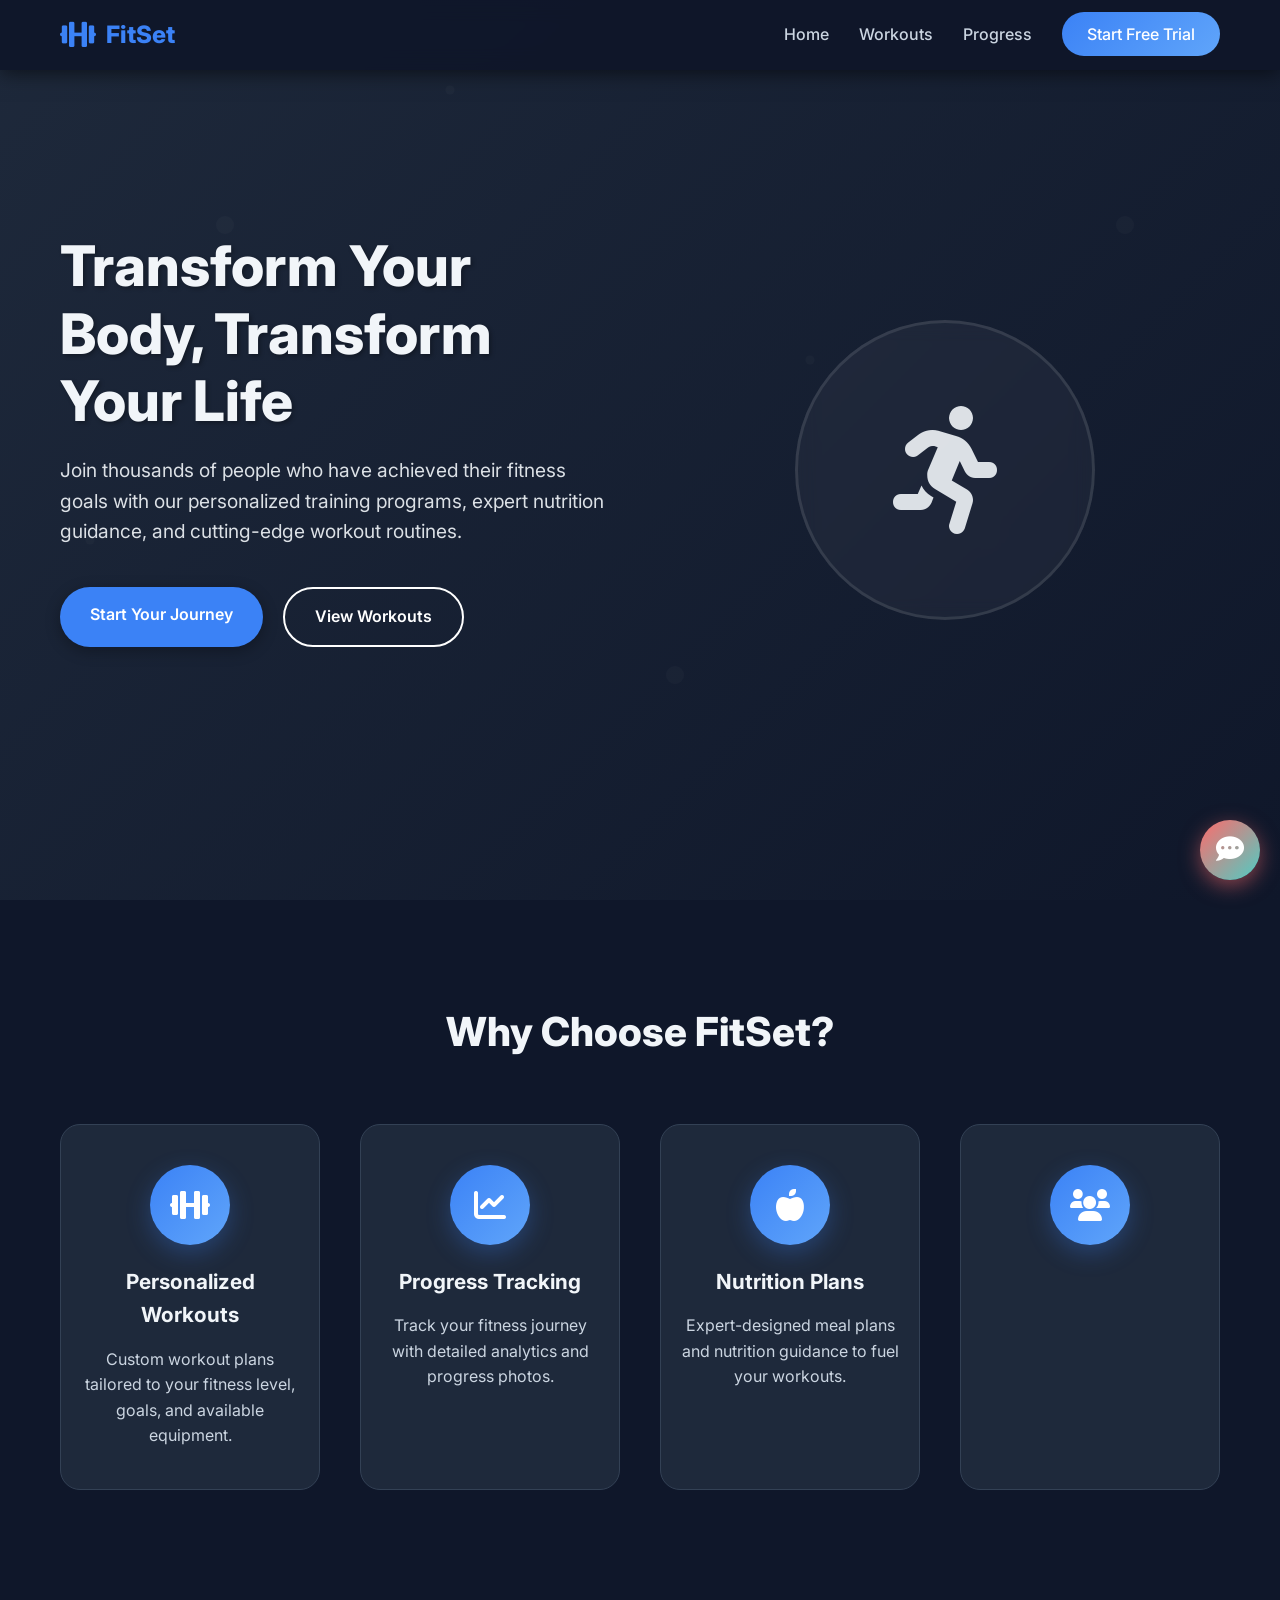
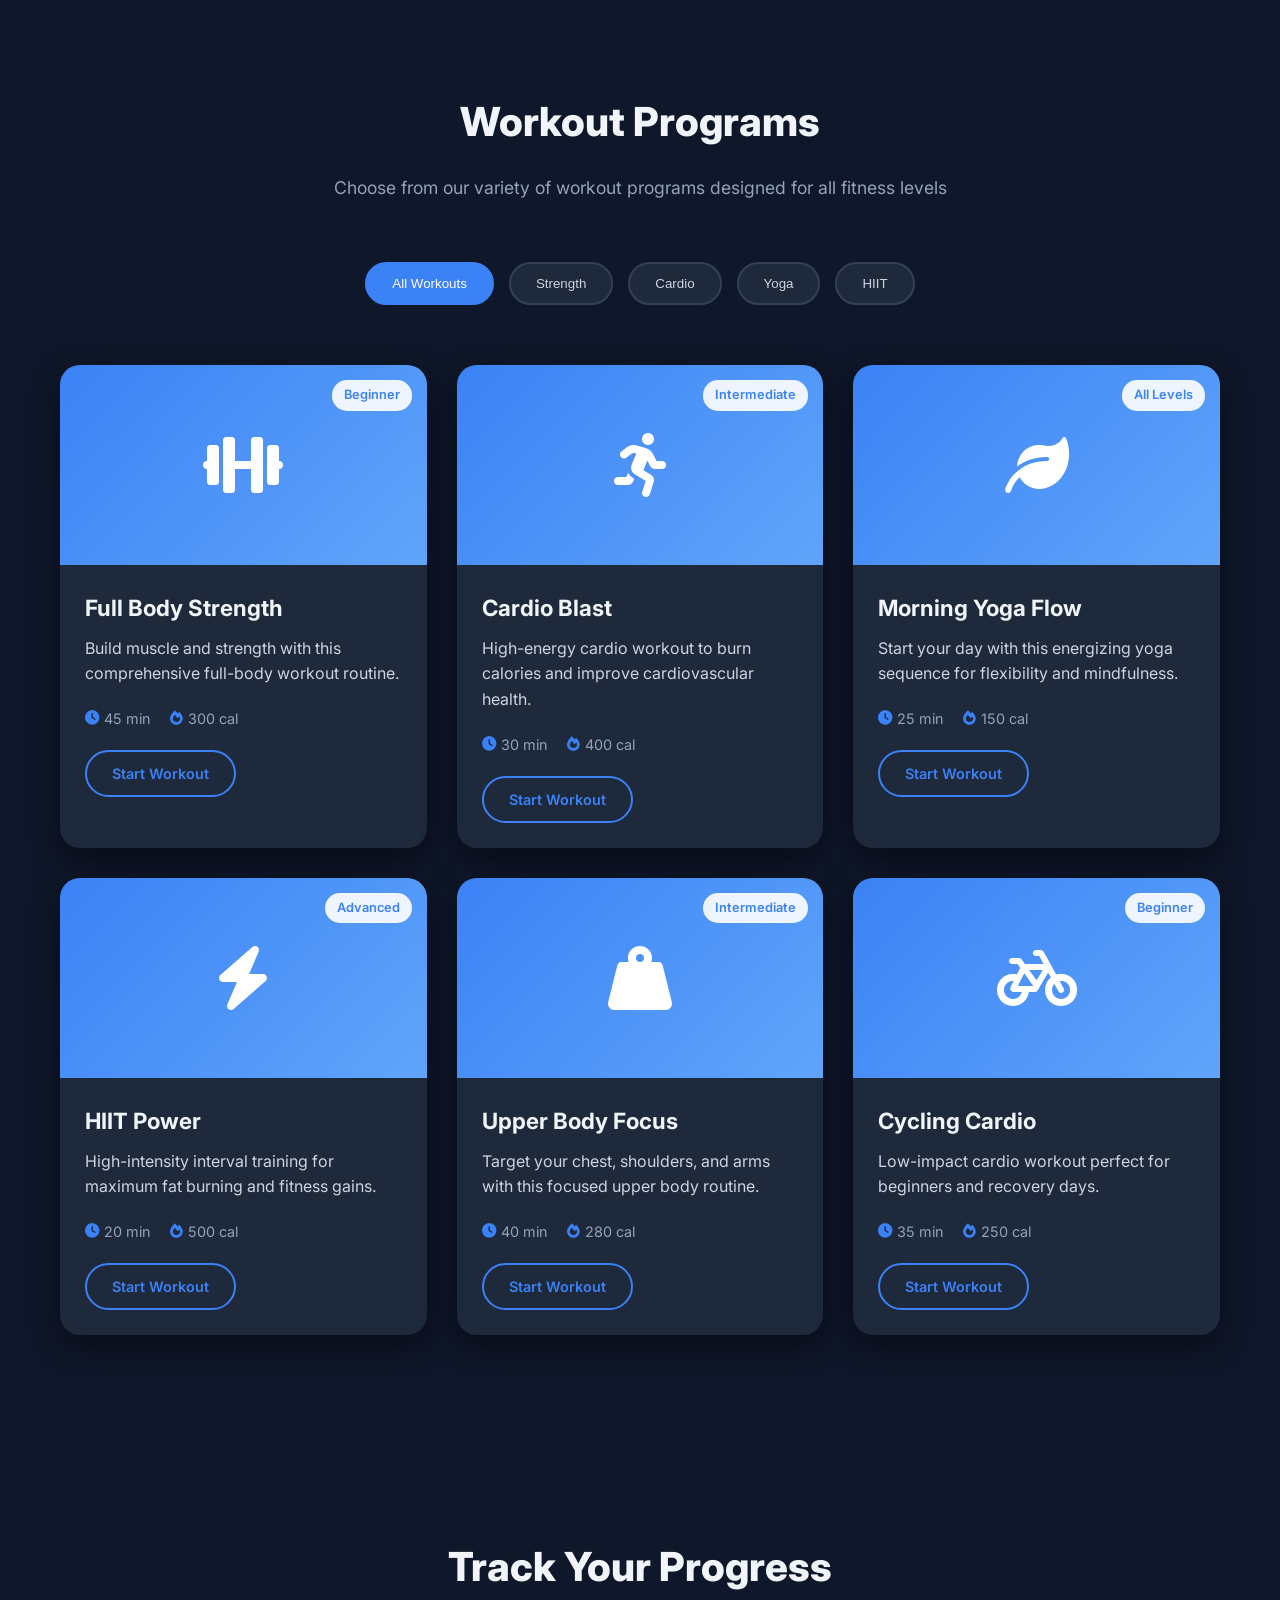
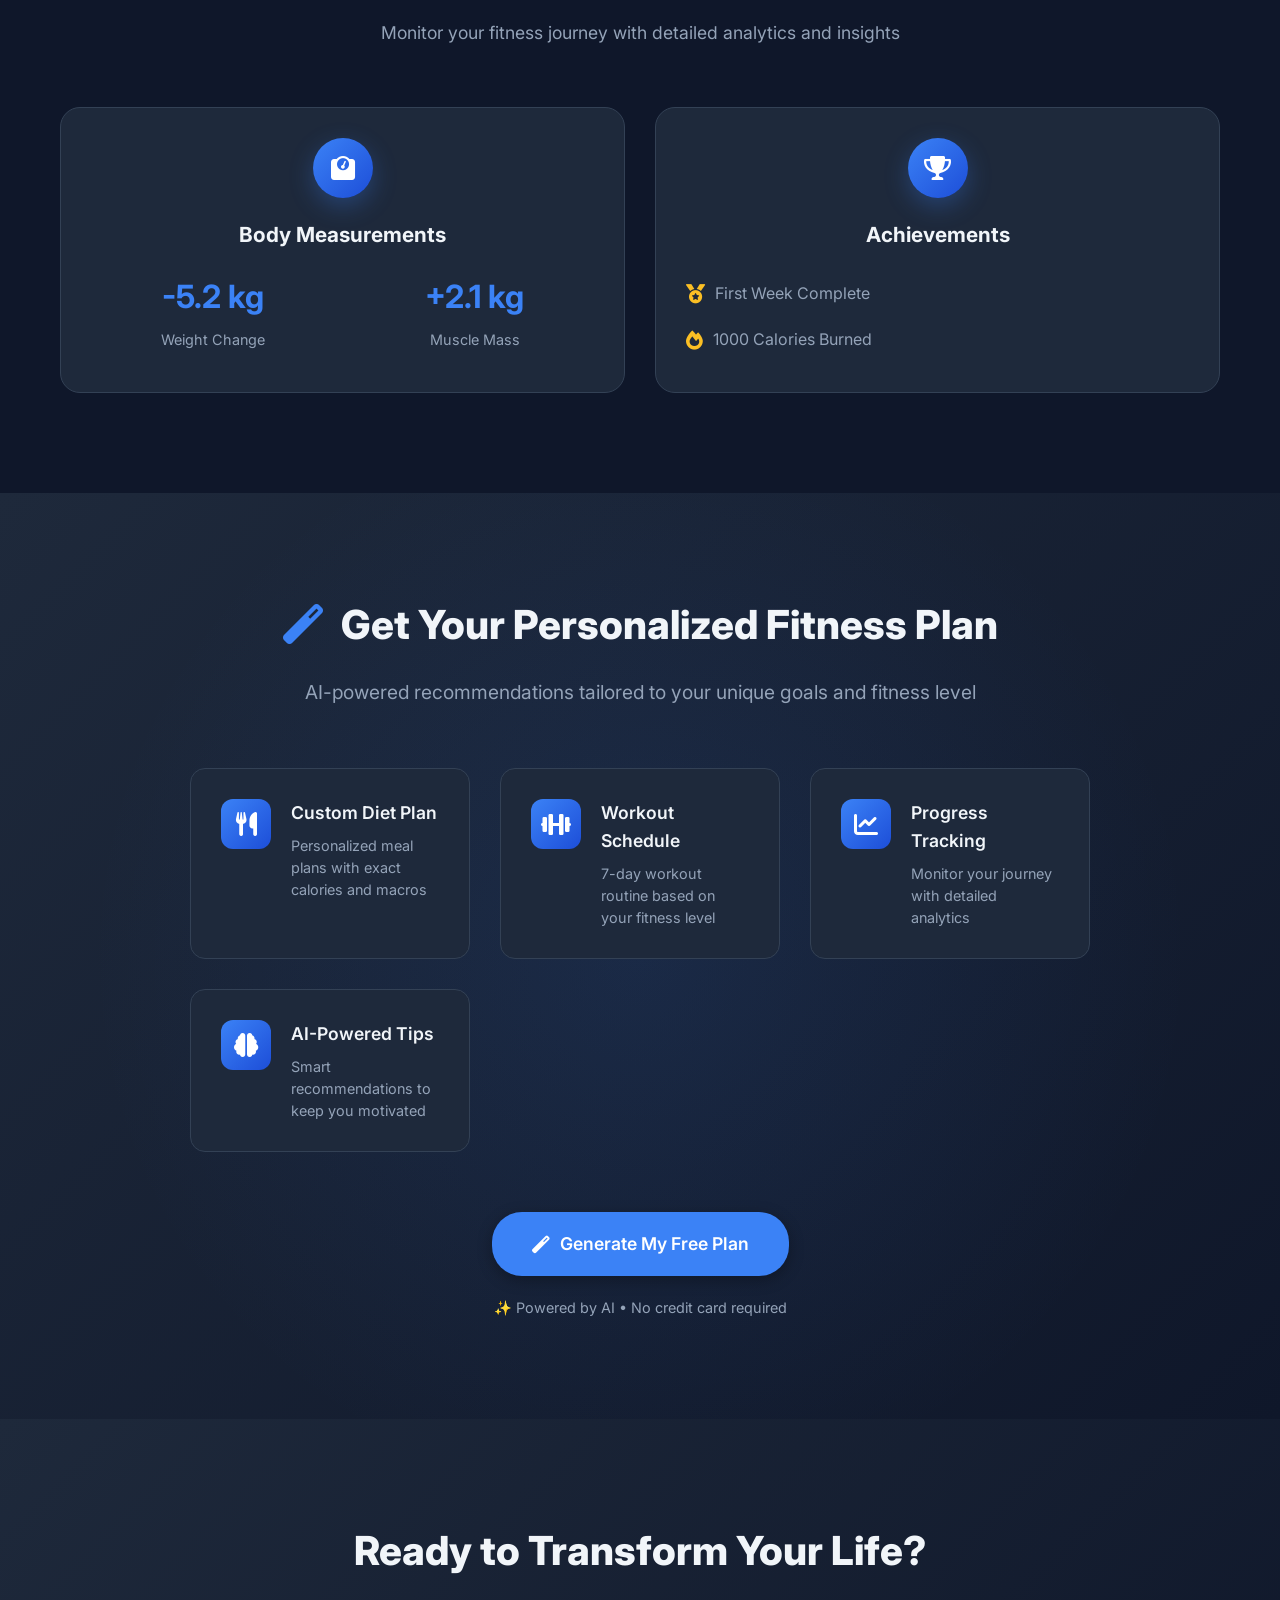
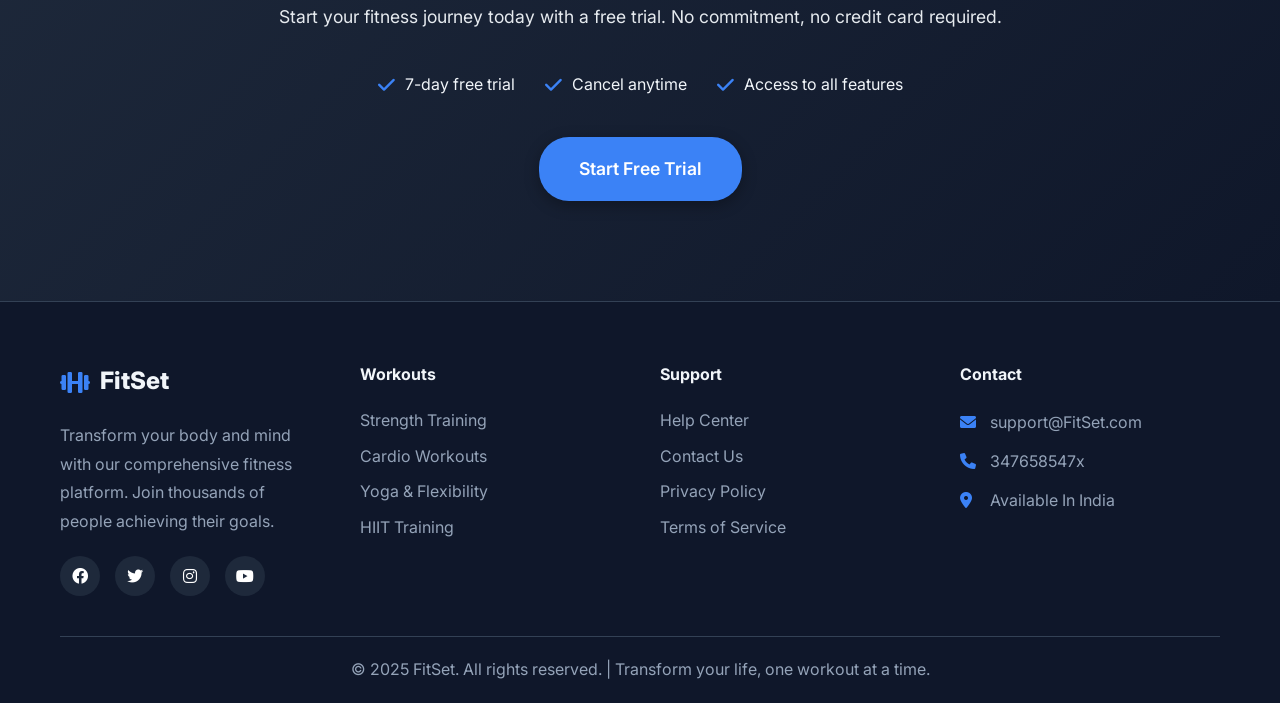
<file: frontend/index.html>
<!DOCTYPE html>
<html lang="en">
<head>
  <meta charset="UTF-8" />
  <meta name="viewport" content="width=device-width, initial-scale=1.0" />
  <title>FitSet - Transform Your Body, Transform Your Life</title>
  <link href="https://fonts.googleapis.com/css2?family=Inter:wght@300;400;500;600;700;800&display=swap" rel="stylesheet" />
  <link rel="stylesheet" href="https://cdnjs.cloudflare.com/ajax/libs/font-awesome/6.0.0/css/all.min.css" />
  <link rel="stylesheet" href="style.css">
</head>
<body>
  <!-- Navigation -->
  <nav class="navbar">
    <div class="nav-container">
      <div class="nav-logo">
        <i class="fas fa-dumbbell"></i>
        <span>FitSet</span>
      </div>
      <ul class="nav-menu">
        <li><a href="#home">Home</a></li>
        <li><a href="#workouts">Workouts</a></li>
        
        <li><a href="#tracking">Progress</a></li>
        
        <li><a href="auth.html" class="nav-cta">Start Free Trial</a></li>
      </ul>
    </div>
  </nav>

  <!-- Hero Section -->
  <section id="home" class="hero">
    <div class="hero-container">
      <div class="hero-content">
        <h1>Transform Your Body, Transform Your Life</h1>
        <p class="hero-subtitle">
          Join thousands of people who have achieved their fitness goals with our
          personalized training programs, expert nutrition guidance, and
          cutting-edge workout routines.
        </p>
        <div class="hero-buttons">
          <a href="auth.html" class="btn btn-primary">Start Your Journey</a>
          <a href="#workouts" class="btn btn-secondary">View Workouts</a>
        </div>
      </div>
      <div class="hero-image">
        <div class="hero-graphic">
          <i class="fas fa-running"></i>
        </div>
      </div>
    </div>
  </section>

  <!-- Features Section -->
  <section class="features">
    <div class="container">
      <h2>Why Choose FitSet?</h2>
      <div class="features-grid">
        <div class="feature-card">
          <div class="feature-icon">
            <i class="fas fa-dumbbell"></i>
          </div>
          <h3>Personalized Workouts</h3>
          <p>Custom workout plans tailored to your fitness level, goals, and available equipment.</p>
        </div>
        <div class="feature-card">
          <div class="feature-icon">
            <i class="fas fa-chart-line"></i>
          </div>
          <h3>Progress Tracking</h3>
          <p>Track your fitness journey with detailed analytics and progress photos.</p>
        </div>
        <div class="feature-card">
          <div class="feature-icon">
            <i class="fas fa-apple-alt"></i>
          </div>
          <h3>Nutrition Plans</h3>
          <p>Expert-designed meal plans and nutrition guidance to fuel your workouts.</p>
        </div>
        <div class="feature-card">
          <div class="feature-icon">
            <i class="fas fa-users"></i>
          </div>
          
          
        </div>
      </div>
    </div>
  </section>

  <!-- Workouts Section -->
  <section id="workouts" class="workouts">
    <div class="container">
      <h2>Workout Programs</h2>
      <p class="section-subtitle">
        Choose from our variety of workout programs designed for all fitness levels
      </p>
      <div class="workout-categories">
        <button class="category-btn active" data-category="all">All Workouts</button>
        <button class="category-btn" data-category="strength">Strength</button>
        <button class="category-btn" data-category="cardio">Cardio</button>
        <button class="category-btn" data-category="yoga">Yoga</button>
        <button class="category-btn" data-category="hiit">HIIT</button>
      </div>
      <div class="workouts-grid">
        <div class="workout-card" data-category="strength">
          <div class="workout-image">
            <i class="fas fa-dumbbell"></i>
            <div class="workout-difficulty">Beginner</div>
          </div>
          <div class="workout-info">
            <h3>Full Body Strength</h3>
            <p>Build muscle and strength with this comprehensive full-body workout routine.</p>
            <div class="workout-meta">
              <span><i class="fas fa-clock"></i> 45 min</span>
              <span><i class="fas fa-fire"></i> 300 cal</span>
            </div>
            <a href="auth.html" class="btn btn-outline">Start Workout</a>
          </div>
        </div>

        <div class="workout-card" data-category="cardio">
          <div class="workout-image">
            <i class="fas fa-running"></i>
            <div class="workout-difficulty">Intermediate</div>
          </div>
          <div class="workout-info">
            <h3>Cardio Blast</h3>
            <p>High-energy cardio workout to burn calories and improve cardiovascular health.</p>
            <div class="workout-meta">
              <span><i class="fas fa-clock"></i> 30 min</span>
              <span><i class="fas fa-fire"></i> 400 cal</span>
            </div>
            <a href="auth.html" class="btn btn-outline">Start Workout</a>
          </div>
        </div>

        <div class="workout-card" data-category="yoga">
          <div class="workout-image">
            <i class="fas fa-leaf"></i>
            <div class="workout-difficulty">All Levels</div>
          </div>
          <div class="workout-info">
            <h3>Morning Yoga Flow</h3>
            <p>Start your day with this energizing yoga sequence for flexibility and mindfulness.</p>
            <div class="workout-meta">
              <span><i class="fas fa-clock"></i> 25 min</span>
              <span><i class="fas fa-fire"></i> 150 cal</span>
            </div>
            <a href="auth.html" class="btn btn-outline">Start Workout</a>
          </div>
        </div>

        <div class="workout-card" data-category="hiit">
          <div class="workout-image">
            <i class="fas fa-bolt"></i>
            <div class="workout-difficulty">Advanced</div>
          </div>
          <div class="workout-info">
            <h3>HIIT Power</h3>
            <p>High-intensity interval training for maximum fat burning and fitness gains.</p>
            <div class="workout-meta">
              <span><i class="fas fa-clock"></i> 20 min</span>
              <span><i class="fas fa-fire"></i> 500 cal</span>
            </div>
            <a href="auth.html" class="btn btn-outline">Start Workout</a>
          </div>
        </div>

        <div class="workout-card" data-category="strength">
          <div class="workout-image">
            <i class="fas fa-weight-hanging"></i>
            <div class="workout-difficulty">Intermediate</div>
          </div>
          <div class="workout-info">
            <h3>Upper Body Focus</h3>
            <p>Target your chest, shoulders, and arms with this focused upper body routine.</p>
            <div class="workout-meta">
              <span><i class="fas fa-clock"></i> 40 min</span>
              <span><i class="fas fa-fire"></i> 280 cal</span>
            </div>
            <a href="auth.html" class="btn btn-outline">Start Workout</a>
          </div>
        </div>

        <div class="workout-card" data-category="cardio">
          <div class="workout-image">
            <i class="fas fa-bicycle"></i>
            <div class="workout-difficulty">Beginner</div>
          </div>
          <div class="workout-info">
            <h3>Cycling Cardio</h3>
            <p>Low-impact cardio workout perfect for beginners and recovery days.</p>
            <div class="workout-meta">
              <span><i class="fas fa-clock"></i> 35 min</span>
              <span><i class="fas fa-fire"></i> 250 cal</span>
            </div>
            <a href="auth.html" class="btn btn-outline">Start Workout</a>
          </div>
        </div>
      </div>
    </div>
  </section>




  <!-- Progress Tracking Section -->
  <section id="tracking" class="tracking">
    <div class="container">
      <h2>Track Your Progress</h2>
      <p class="section-subtitle">Monitor your fitness journey with detailed analytics and insights</p>
      <div class="tracking-dashboard">
        <!-- Exercise Card -->
        <!-- <div class="tracking-card">
          <h3>
            <div class="tracking-icon">
              <i class="fas fa-running"></i>
            </div> -->
            <!-- Exercise -->
          <!-- </h3>
          <div id="exercise-content">
            <p class="empty-text">No exercises logged today.</p>
            <button id="add-exercise-btn" class="btn btn-action">
              <i class="fas fa-plus"></i> Add Exercise
            </button>
          </div>
        </div> -->

        <!-- Meals Card -->
        <!-- <div class="tracking-card">
          <h3>
            <div class="tracking-icon">
              <i class="fas fa-utensils"></i>
            </div>
            Meals
          </h3>
          <div id="meals-content">
            <p class="empty-text">No meals logged today.</p>
            <button id="add-meal-btn" class="btn btn-action">
              <i class="fas fa-plus"></i> Add Meal
            </button>
          </div>
        </div> -->

        <!-- Today's Progress Charts -->
        <!-- <div class="tracking-card">
          <h3>
            <div class="tracking-icon">
              <i class="fas fa-chart-pie"></i>
            </div>
            Today's Progress
          </h3>
          <div class="charts-container">
            <div class="chart-wrapper">
              <canvas id="caloriesChart"></canvas>
              <p class="chart-label">Calories</p>
            </div>
            <div class="chart-wrapper">
              <canvas id="exerciseChart"></canvas>
              <p class="chart-label">Exercise</p>
            </div>
          </div>
        </div> -->

        <div class="tracking-card">
          <h3>
            <div class="tracking-icon">
              <i class="fas fa-weight"></i>
            </div>
            Body Measurements
          </h3>
          <div class="tracking-stats">
            <div class="stat-item">
              <span class="stat-value">-5.2 kg</span>
              <span class="stat-label">Weight Change</span>
            </div>
            <div class="stat-item">
              <span class="stat-value">+2.1 kg</span>
              <span class="stat-label">Muscle Mass</span>
            </div>
          </div>
        </div>
        
        <div class="tracking-card">
          <h3>
            <div class="tracking-icon">
              <i class="fas fa-trophy"></i>
            </div>
            Achievements
          </h3>
          <div class="achievement-list">
            <div class="achievement">
              <i class="fas fa-medal"></i>
              <span>First Week Complete</span>
            </div>
            <div class="achievement">
              <i class="fas fa-fire"></i>
              <span>1000 Calories Burned</span>
            </div>
          </div>
        </div>
      </div>
    </div>
  </section>

  
       

  <!-- Generate Plan Section -->
  <section id="generate-plan" class="generate-plan-section">
    <div class="container">
      <div class="generate-plan-content">
        <div class="plan-info">
          <h2><i class="fas fa-magic"></i> Get Your Personalized Fitness Plan</h2>
          <p class="plan-subtitle">AI-powered recommendations tailored to your unique goals and fitness level</p>
          
          <div class="plan-features-grid">
            <div class="plan-feature">
              <div class="plan-feature-icon">
                <i class="fas fa-utensils"></i>
              </div>
              <div class="plan-feature-text">
                <h4>Custom Diet Plan</h4>
                <p>Personalized meal plans with exact calories and macros</p>
              </div>
            </div>
            
            <div class="plan-feature">
              <div class="plan-feature-icon">
                <i class="fas fa-dumbbell"></i>
              </div>
              <div class="plan-feature-text">
                <h4>Workout Schedule</h4>
                <p>7-day workout routine based on your fitness level</p>
              </div>
            </div>
            
            <div class="plan-feature">
              <div class="plan-feature-icon">
                <i class="fas fa-chart-line"></i>
              </div>
              <div class="plan-feature-text">
                <h4>Progress Tracking</h4>
                <p>Monitor your journey with detailed analytics</p>
              </div>
            </div>
            
            <div class="plan-feature">
              <div class="plan-feature-icon">
                <i class="fas fa-brain"></i>
              </div>
              <div class="plan-feature-text">
                <h4>AI-Powered Tips</h4>
                <p>Smart recommendations to keep you motivated</p>
              </div>
            </div>
          </div>
          
          <div class="plan-cta">
            <a href="auth.html" class="btn btn-primary btn-lg">
              <i class="fas fa-magic"></i> Generate My Free Plan
            </a>
            <p class="plan-note">✨ Powered by AI • No credit card required</p>
          </div>
        </div>
      </div>
    </div>
  </section>

  <!-- CTA Section -->
  <section class="cta-section">
    <div class="container">
      <div class="cta-content">
        <h2>Ready to Transform Your Life?</h2>
        <p>Start your fitness journey today with a free trial. No commitment, no credit card required.</p>
        <div class="cta-features">
          <div class="cta-feature">
            <i class="fas fa-check"></i>
            <span>7-day free trial</span>
          </div>
          <div class="cta-feature">
            <i class="fas fa-check"></i>
            <span>Cancel anytime</span>
          </div>
          <div class="cta-feature">
            <i class="fas fa-check"></i>
            <span>Access to all features</span>
          </div>
        </div>
        <a href="auth.html" class="btn btn-primary btn-lg">Start Free Trial</a>
      </div>
    </div>
  </section>

  <!-- Footer -->
  <footer class="footer">
    <div class="container">
      <div class="footer-content">
        <div class="footer-section">
          <div class="footer-logo">
            <i class="fas fa-dumbbell"></i>
            <span>FitSet</span>
          </div>
          <p>Transform your body and mind with our comprehensive fitness platform. Join thousands of people achieving their goals.</p>
          <div class="social-links">
            <a href="#"><i class="fab fa-facebook"></i></a>
            <a href="#"><i class="fab fa-twitter"></i></a>
            <a href="#"><i class="fab fa-instagram"></i></a>
            <a href="#"><i class="fab fa-youtube"></i></a>
          </div>
        </div>
        <div class="footer-section">
          <h4>Workouts</h4>
          <ul>
            <li><a href="#workouts">Strength Training</a></li>
            <li><a href="#workouts">Cardio Workouts</a></li>
            <li><a href="#workouts">Yoga & Flexibility</a></li>
            <li><a href="#workouts">HIIT Training</a></li>
          </ul>
        </div>
        <div class="footer-section">
          <h4>Support</h4>
          <ul>
            <li><a href="#">Help Center</a></li>
            <li><a href="#">Contact Us</a></li>
            <li><a href="#">Privacy Policy</a></li>
            <li><a href="#">Terms of Service</a></li>
          </ul>
        </div>
        <div class="footer-section">
          <h4>Contact</h4>
          <div class="contact-info">
            <p><i class="fas fa-envelope"></i> support@FitSet.com</p>
            <p><i class="fas fa-phone"></i> 347658547x</p>
            <p><i class="fas fa-map-marker-alt"></i> Available In India</p>
          </div>
        </div>
      </div>
      <div class="footer-bottom">
        <p>&copy; 2025 FitSet. All rights reserved. | Transform your life, one workout at a time.</p>
      </div>
    </div>
  </footer>

  <!-- Floating Chatbot Button -->
  <button class="chat-button" onclick="toggleChat()">
    <i class="fas fa-comment-dots"></i>
  </button>

  <!-- Chatbot Popup -->
  <div id="chatPopup" class="chat-popup">
    <div class="chat-header">
      <i class="fas fa-robot"></i> FitSet AI Assistant
    </div>
    <div id="chatBody" class="chat-body"></div>
    <div class="chat-input">
      <input type="text" id="chatInput" placeholder="Ask me anything about fitness..." />
      <button onclick="sendMessage()"><i class="fas fa-paper-plane"></i></button>
    </div>
  </div>

  <script src="js/landing.js"></script>
  <!-- 🌟 Gemini Chatbot Script -->
<script>
  document.addEventListener("DOMContentLoaded", () => {
    const chatPopup = document.getElementById("chatPopup");
    const chatBody = document.getElementById("chatBody");
    const chatInput = document.getElementById("chatInput");

    window.toggleChat = function () {
      chatPopup.style.display = chatPopup.style.display === "flex" ? "none" : "flex";
    };

    window.sendMessage = async function () {
      const userMessage = chatInput.value.trim();
      if (!userMessage) return;

      appendMessage("user", userMessage);
      chatInput.value = "";
      appendMessage("bot", "Thinking...");

      try {
        const reply = await getGeminiReply(userMessage);
        const botMsgs = chatBody.querySelectorAll(".chat-message.bot");
        if (botMsgs.length > 0) {
          botMsgs[botMsgs.length - 1].remove();
        }
        appendMessage("bot", reply);
      } catch (err) {
        console.error("Chat error:", err);
        const botMsgs = chatBody.querySelectorAll(".chat-message.bot");
        if (botMsgs.length > 0) {
          botMsgs[botMsgs.length - 1].remove();
        }
        appendMessage("bot", "Sorry, I'm having trouble responding right now. Please try again!");
      }
    };

    chatInput.addEventListener("keydown", (e) => {
      if (e.key === "Enter") sendMessage();
    });

    function appendMessage(sender, text) {
      const msgDiv = document.createElement("div");
      msgDiv.className = `chat-message ${sender}`;
      msgDiv.textContent = text;
      chatBody.appendChild(msgDiv);
      chatBody.scrollTop = chatBody.scrollHeight;
      // maintain a lightweight conversation history for context
      // skip pushing the transient 'Thinking...' placeholder
      if (!window.chatHistory) window.chatHistory = [];
      if (text && text !== 'Thinking...') {
        if (sender === 'user') window.chatHistory.push({ role: 'user', content: text });
        else if (sender === 'bot') window.chatHistory.push({ role: 'assistant', content: text });
        // keep last 12 messages to limit payload
        if (window.chatHistory.length > 12) window.chatHistory = window.chatHistory.slice(-12);
      }
    }

    async function getGeminiReply(message) {
      // Use backend proxy for Gemini API (more secure - API key is on server)
      const url = "http://localhost:8080/api/chat/fitness-chat";
      
      // Build history string
      let historyText = '';
      if (window.chatHistory && window.chatHistory.length) {
        window.chatHistory.forEach(m => {
          historyText += `${m.role === 'user' ? 'User' : 'Assistant'}: ${m.content}\n`;
        });
      }

      try {
        const res = await fetch(url, {
          method: 'POST',
          headers: { 'Content-Type': 'application/json' },
          body: JSON.stringify({
            message: message,
            history: historyText
          })
        });
        
        if (!res.ok) {
          const errorData = await res.json().catch(() => ({}));
          throw new Error(errorData?.error || `API Error: ${res.status}`);
        }
        
        const data = await res.json();
        
        if (data?.response) {
          return data.response;
        } else {
          throw new Error("No response from server");
        }
      } catch (error) {
        console.error('Chat error:', error);
        throw error;
      }
    }
  });
</script>

<!-- 🌟 Styles (you can also place this in your styles.css) -->
<style>
  .chat-button {
    position: fixed;
    bottom: 20px;
    right: 20px;
    background: linear-gradient(135deg, #FF6B6B, #4ECDC4);
    color: white;
    border: none;
    border-radius: 50%;
    width: 60px;
    height: 60px;
    font-size: 28px;
    cursor: pointer;
    box-shadow: 0 6px 20px rgba(255, 107, 107, 0.5);
    z-index: 9999;
    animation: pulse 2s infinite;
    transition: all 0.3s;
  }
  
  .chat-button:hover {
    transform: scale(1.1);
  }
  
  @keyframes pulse {
    0%, 100% {
      box-shadow: 0 4px 15px rgba(255, 107, 107, 0.4);
    }
    50% {
      box-shadow: 0 4px 25px rgba(255, 107, 107, 0.7);
    }
  }

  .chat-popup {
    display: none;
    position: fixed;
    bottom: 90px;
    right: 20px;
    width: 320px;
    max-height: 500px;
    border-radius: 12px;
    background: #fff;
    box-shadow: 0 8px 32px rgba(0, 0, 0, 0.3);
    z-index: 9999;
    flex-direction: column;
  }
  
  .chat-popup[style*="flex"] {
    display: flex !important;
  }

  .chat-header {
    background: linear-gradient(135deg, #FF6B6B, #4ECDC4);
    color: white;
    padding: 12px;
    font-weight: bold;
    text-align: center;
    border-top-left-radius: 12px;
    border-top-right-radius: 12px;
  }

  .chat-body {
    padding: 10px;
    flex: 1;
    overflow-y: auto;
    font-size: 14px;
  }

  .chat-message {
    margin: 6px 0;
    padding: 8px 10px;
    border-radius: 10px;
    max-width: 80%;
  }

  .chat-message.user {
    background: linear-gradient(135deg, #FF6B6B, #4ECDC4);
    color: white;
    align-self: flex-end;
    text-align: right;
    margin-left: auto;
  }

  .chat-message.bot {
    background-color: #f0f0f0;
    color: #333;
    align-self: flex-start;
    text-align: left;
    margin-right: auto;
  }

  .chat-input {
    display: flex;
    border-top: 1px solid #ccc;
  }

  .chat-input input {
    flex: 1;
    padding: 10px;
    border: none;
    outline: none;
    font-size: 14px;
  }

  .chat-input button {
    padding: 10px 15px;
    background: linear-gradient(135deg, #FF6B6B, #4ECDC4);
    border: none;
    color: white;
    font-weight: bold;
    cursor: pointer;
    transition: all 0.3s;
  }

  .chat-input button:hover {
    transform: scale(1.05);
    box-shadow: 0 2px 8px rgba(255, 107, 107, 0.4);
  }
</style>

</body>
</html>
</file>
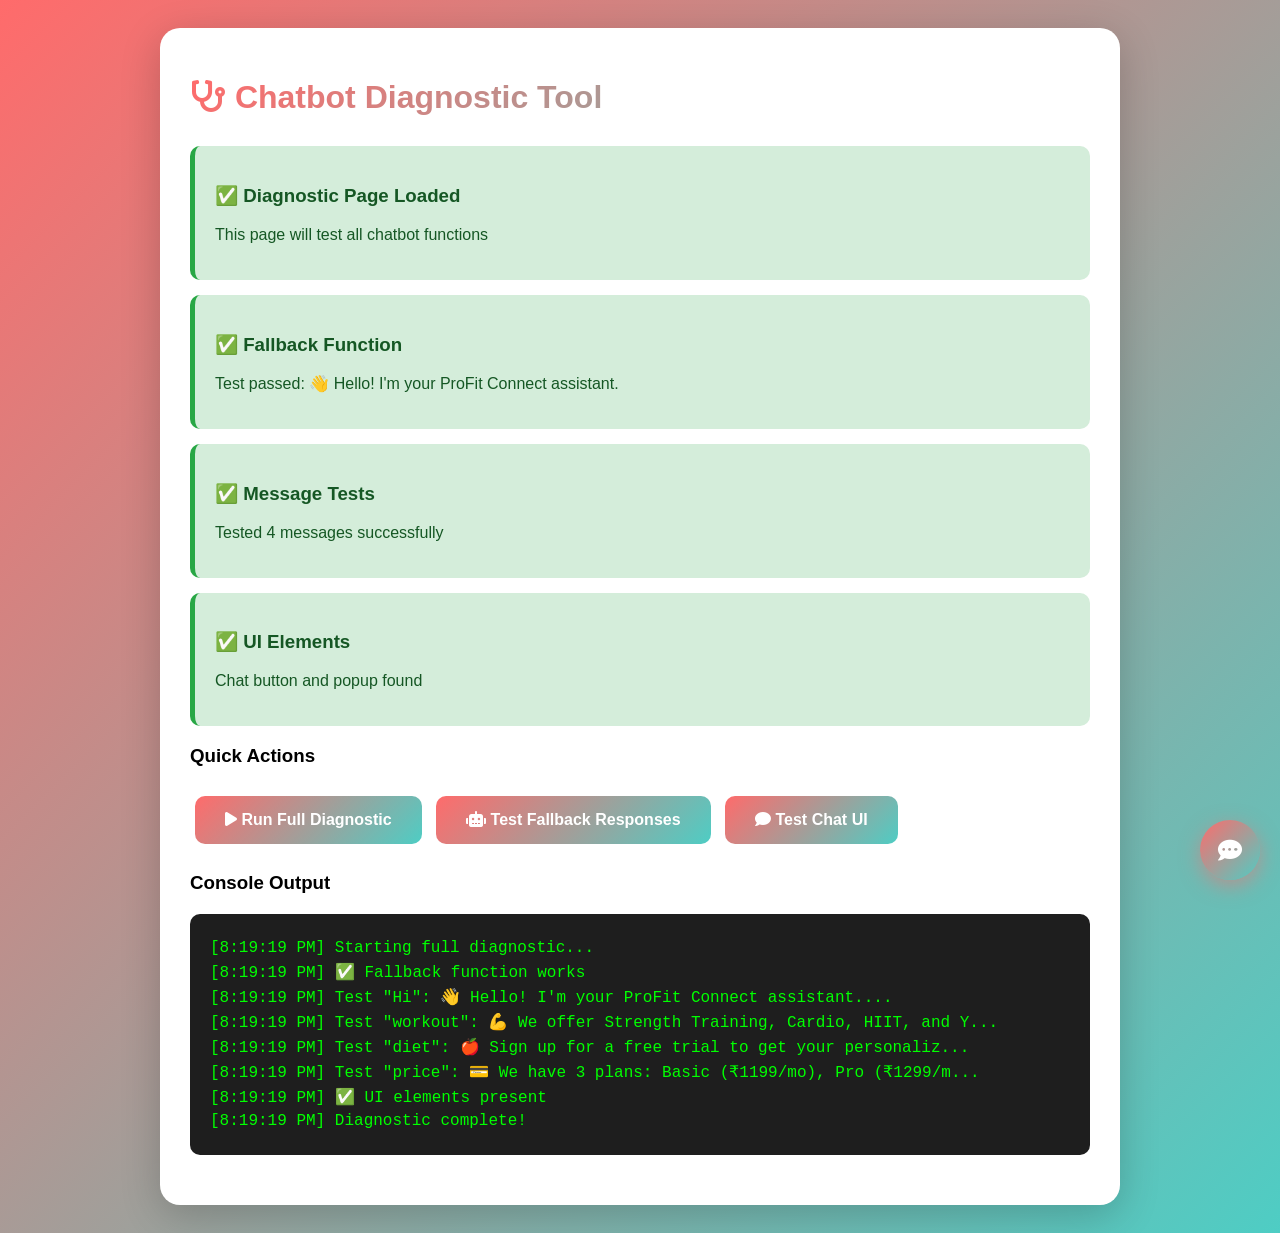
<file: CHATBOT-DIAGNOSTIC.html>
<!DOCTYPE html>
<html lang="en">
<head>
    <meta charset="UTF-8">
    <meta name="viewport" content="width=device-width, initial-scale=1.0">
    <title>Chatbot Diagnostic</title>
    <link rel="stylesheet" href="https://cdnjs.cloudflare.com/ajax/libs/font-awesome/6.0.0/css/all.min.css">
    <style>
        body {
            font-family: Arial, sans-serif;
            padding: 20px;
            background: linear-gradient(135deg, #FF6B6B, #4ECDC4);
            min-height: 100vh;
        }
        .diagnostic-panel {
            max-width: 900px;
            margin: 0 auto;
            background: white;
            padding: 30px;
            border-radius: 20px;
            box-shadow: 0 10px 40px rgba(0,0,0,0.2);
        }
        h1 {
            background: linear-gradient(135deg, #FF6B6B, #4ECDC4);
            -webkit-background-clip: text;
            -webkit-text-fill-color: transparent;
            background-clip: text;
            margin-bottom: 30px;
        }
        .status-card {
            padding: 20px;
            margin: 15px 0;
            border-radius: 10px;
            border-left: 5px solid;
        }
        .status-card.success {
            background: #d4edda;
            border-color: #28a745;
            color: #155724;
        }
        .status-card.error {
            background: #f8d7da;
            border-color: #dc3545;
            color: #721c24;
        }
        .status-card.warning {
            background: #fff3cd;
            border-color: #ffc107;
            color: #856404;
        }
        .test-button {
            background: linear-gradient(135deg, #FF6B6B, #4ECDC4);
            color: white;
            border: none;
            padding: 15px 30px;
            border-radius: 10px;
            cursor: pointer;
            font-size: 16px;
            font-weight: bold;
            margin: 10px 5px;
            transition: transform 0.3s;
        }
        .test-button:hover {
            transform: scale(1.05);
        }
        .console-output {
            background: #1e1e1e;
            color: #00ff00;
            padding: 20px;
            border-radius: 10px;
            font-family: 'Courier New', monospace;
            max-height: 300px;
            overflow-y: auto;
            margin: 20px 0;
        }
        .console-line {
            margin: 5px 0;
        }
        .mini-chat {
            position: fixed;
            bottom: 20px;
            right: 20px;
            width: 350px;
            background: white;
            border-radius: 15px;
            box-shadow: 0 8px 32px rgba(0,0,0,0.3);
            display: none;
            flex-direction: column;
            z-index: 10000;
        }
        .mini-chat.active {
            display: flex;
        }
        .mini-chat-header {
            background: linear-gradient(135deg, #FF6B6B, #4ECDC4);
            color: white;
            padding: 15px;
            border-radius: 15px 15px 0 0;
            display: flex;
            justify-content: space-between;
            align-items: center;
        }
        .mini-chat-body {
            padding: 15px;
            max-height: 300px;
            overflow-y: auto;
        }
        .mini-chat-input {
            display: flex;
            border-top: 1px solid #ddd;
        }
        .mini-chat-input input {
            flex: 1;
            padding: 15px;
            border: none;
            outline: none;
            font-size: 14px;
        }
        .mini-chat-input button {
            background: linear-gradient(135deg, #FF6B6B, #4ECDC4);
            color: white;
            border: none;
            padding: 15px 20px;
            cursor: pointer;
        }
        .chat-fab-test {
            position: fixed;
            bottom: 20px;
            right: 20px;
            width: 60px;
            height: 60px;
            background: linear-gradient(135deg, #FF6B6B, #4ECDC4);
            border-radius: 50%;
            display: flex;
            align-items: center;
            justify-content: center;
            color: white;
            font-size: 24px;
            cursor: pointer;
            box-shadow: 0 6px 20px rgba(255, 107, 107, 0.5);
            animation: pulse 2s infinite;
            z-index: 9999;
        }
        @keyframes pulse {
            0%, 100% { box-shadow: 0 4px 15px rgba(255, 107, 107, 0.4); }
            50% { box-shadow: 0 4px 25px rgba(255, 107, 107, 0.7); }
        }
        .message {
            padding: 10px;
            margin: 8px 0;
            border-radius: 10px;
            max-width: 80%;
        }
        .message.user {
            background: linear-gradient(135deg, #FF6B6B, #4ECDC4);
            color: white;
            margin-left: auto;
        }
        .message.bot {
            background: #f0f0f0;
            color: #333;
        }
    </style>
</head>
<body>
    <div class="diagnostic-panel">
        <h1><i class="fas fa-stethoscope"></i> Chatbot Diagnostic Tool</h1>
        
        <div class="status-card success">
            <h3>✅ Diagnostic Page Loaded</h3>
            <p>This page will test all chatbot functions</p>
        </div>

        <div id="diagnostics"></div>

        <h3>Quick Actions</h3>
        <button class="test-button" onclick="runFullDiagnostic()">
            <i class="fas fa-play"></i> Run Full Diagnostic
        </button>
        <button class="test-button" onclick="testFallbackSystem()">
            <i class="fas fa-robot"></i> Test Fallback Responses
        </button>
        <button class="test-button" onclick="toggleMiniChat()">
            <i class="fas fa-comment"></i> Test Chat UI
        </button>

        <h3>Console Output</h3>
        <div id="console" class="console-output">
            <div class="console-line">Ready to diagnose...</div>
        </div>
    </div>

    <!-- Floating Chat Button -->
    <div class="chat-fab-test" onclick="toggleMiniChat()">
        <i class="fas fa-comment-dots"></i>
    </div>

    <!-- Mini Chat Window -->
    <div id="miniChat" class="mini-chat">
        <div class="mini-chat-header">
            <strong><i class="fas fa-robot"></i> Test Chatbot</strong>
            <button onclick="toggleMiniChat()" style="background:none; border:none; color:white; cursor:pointer;">
                <i class="fas fa-times"></i>
            </button>
        </div>
        <div id="chatBody" class="mini-chat-body"></div>
        <div class="mini-chat-input">
            <input type="text" id="chatInput" placeholder="Type a message...">
            <button onclick="sendTestMessage()"><i class="fas fa-paper-plane"></i></button>
        </div>
    </div>

    <script>
        let consoleOutput = [];

        function log(message, type = 'info') {
            const timestamp = new Date().toLocaleTimeString();
            consoleOutput.push(`[${timestamp}] ${message}`);
            updateConsole();
        }

        function updateConsole() {
            const console = document.getElementById('console');
            console.innerHTML = consoleOutput.map(line => 
                `<div class="console-line">${line}</div>`
            ).join('');
            console.scrollTop = console.scrollHeight;
        }

        function addDiagnostic(title, status, message) {
            const diagnostics = document.getElementById('diagnostics');
            const card = document.createElement('div');
            card.className = `status-card ${status}`;
            card.innerHTML = `<h3>${title}</h3><p>${message}</p>`;
            diagnostics.appendChild(card);
        }

        function getFallbackResponse(message) {
            const msg = message.toLowerCase();
            
            if (msg.includes('workout') || msg.includes('exercise')) {
                return "💪 We offer Strength Training, Cardio, HIIT, and Yoga programs!";
            }
            if (msg.includes('diet') || msg.includes('food') || msg.includes('nutrition')) {
                return "🍎 Sign up for a free trial to get your personalized nutrition plan!";
            }
            if (msg.includes('price') || msg.includes('cost')) {
                return "💳 We have 3 plans: Basic (₹1199/mo), Pro (₹1299/mo), Elite (₹1499/mo).";
            }
            if (msg.includes('hi') || msg.includes('hello')) {
                return "👋 Hello! I'm your ProFit Connect assistant.";
            }
            
            return "I'm here to help you start your fitness journey! 💪";
        }

        function runFullDiagnostic() {
            document.getElementById('diagnostics').innerHTML = '';
            log('Starting full diagnostic...');

            // Test 1: Fallback Function
            try {
                const response = getFallbackResponse('hi');
                if (response) {
                    addDiagnostic('✅ Fallback Function', 'success', `Test passed: ${response}`);
                    log('✅ Fallback function works');
                } else {
                    throw new Error('No response');
                }
            } catch (error) {
                addDiagnostic('❌ Fallback Function', 'error', error.message);
                log('❌ Fallback function failed: ' + error.message);
            }

            // Test 2: Multiple Messages
            const testMessages = ['Hi', 'workout', 'diet', 'price'];
            testMessages.forEach(msg => {
                const response = getFallbackResponse(msg);
                log(`Test "${msg}": ${response.substring(0, 50)}...`);
            });
            addDiagnostic('✅ Message Tests', 'success', `Tested ${testMessages.length} messages successfully`);

            // Test 3: UI Elements
            const chatButton = document.querySelector('.chat-fab-test');
            const miniChat = document.getElementById('miniChat');
            if (chatButton && miniChat) {
                addDiagnostic('✅ UI Elements', 'success', 'Chat button and popup found');
                log('✅ UI elements present');
            } else {
                addDiagnostic('❌ UI Elements', 'error', 'Missing chat elements');
                log('❌ UI elements missing');
            }

            log('Diagnostic complete!');
        }

        function testFallbackSystem() {
            log('Testing fallback system...');
            const tests = [
                { input: 'Hi', expected: 'greeting' },
                { input: 'Tell me about workouts', expected: 'workout info' },
                { input: 'What are your prices?', expected: 'pricing' },
                { input: 'I need diet advice', expected: 'diet info' },
                { input: 'Random message', expected: 'default' }
            ];

            tests.forEach(test => {
                const response = getFallbackResponse(test.input);
                log(`✅ "${test.input}" -> ${response.substring(0, 40)}...`);
            });

            addDiagnostic('✅ Fallback System', 'success', `All ${tests.length} tests passed`);
        }

        function toggleMiniChat() {
            const miniChat = document.getElementById('miniChat');
            miniChat.classList.toggle('active');
            log('Chat window toggled');
        }

        function sendTestMessage() {
            const input = document.getElementById('chatInput');
            const message = input.value.trim();
            if (!message) return;

            const chatBody = document.getElementById('chatBody');
            
            // Add user message
            const userMsg = document.createElement('div');
            userMsg.className = 'message user';
            userMsg.textContent = message;
            chatBody.appendChild(userMsg);

            // Add bot response
            setTimeout(() => {
                const botMsg = document.createElement('div');
                botMsg.className = 'message bot';
                botMsg.textContent = getFallbackResponse(message);
                chatBody.appendChild(botMsg);
                chatBody.scrollTop = chatBody.scrollHeight;
            }, 500);

            input.value = '';
            log(`Message sent: "${message}"`);
        }

        // Add Enter key support
        document.getElementById('chatInput').addEventListener('keypress', (e) => {
            if (e.key === 'Enter') sendTestMessage();
        });

        // Auto-run diagnostic on load
        window.addEventListener('load', () => {
            setTimeout(runFullDiagnostic, 1000);
        });
    </script>
</body>
</html>
</file>
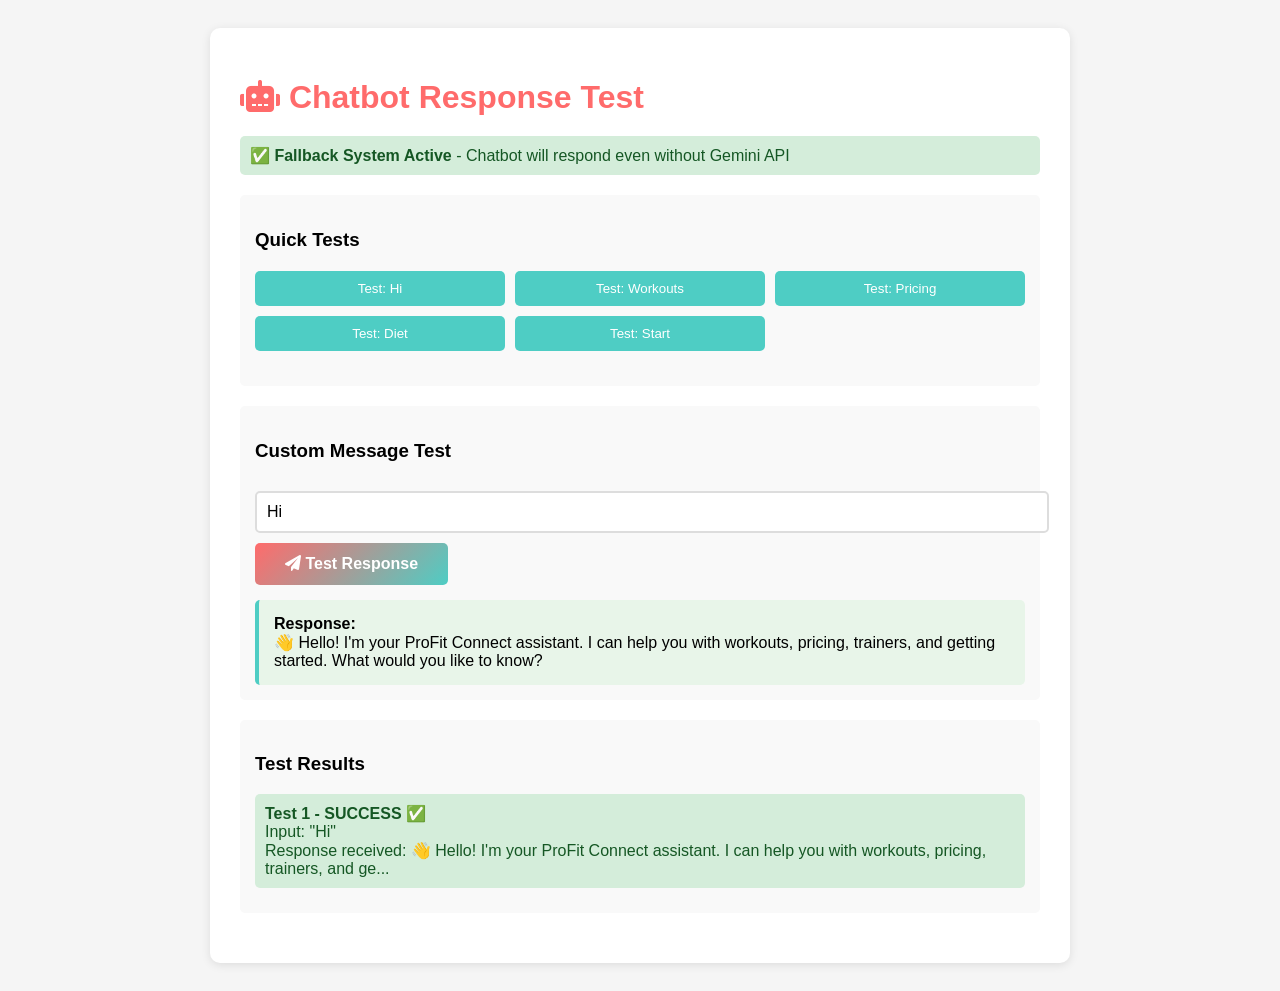
<file: test-chatbot.html>
<!DOCTYPE html>
<html lang="en">
<head>
    <meta charset="UTF-8">
    <meta name="viewport" content="width=device-width, initial-scale=1.0">
    <title>Chatbot Test</title>
    <link rel="stylesheet" href="https://cdnjs.cloudflare.com/ajax/libs/font-awesome/6.0.0/css/all.min.css">
    <style>
        body {
            font-family: Arial, sans-serif;
            padding: 20px;
            background: #f5f5f5;
        }
        .container {
            max-width: 800px;
            margin: 0 auto;
            background: white;
            padding: 30px;
            border-radius: 10px;
            box-shadow: 0 2px 10px rgba(0,0,0,0.1);
        }
        h1 {
            color: #FF6B6B;
            margin-bottom: 20px;
        }
        .test-section {
            margin: 20px 0;
            padding: 15px;
            background: #f9f9f9;
            border-radius: 5px;
        }
        .test-input {
            width: 100%;
            padding: 10px;
            margin: 10px 0;
            border: 2px solid #ddd;
            border-radius: 5px;
            font-size: 16px;
        }
        .test-button {
            background: linear-gradient(135deg, #FF6B6B, #4ECDC4);
            color: white;
            border: none;
            padding: 12px 30px;
            border-radius: 5px;
            cursor: pointer;
            font-size: 16px;
            font-weight: bold;
        }
        .test-button:hover {
            transform: scale(1.05);
        }
        .response {
            margin-top: 15px;
            padding: 15px;
            background: #e8f5e9;
            border-left: 4px solid #4ECDC4;
            border-radius: 5px;
            min-height: 50px;
        }
        .status {
            margin: 10px 0;
            padding: 10px;
            border-radius: 5px;
        }
        .status.success { background: #d4edda; color: #155724; }
        .status.error { background: #f8d7da; color: #721c24; }
        .quick-tests {
            display: grid;
            grid-template-columns: repeat(auto-fit, minmax(200px, 1fr));
            gap: 10px;
            margin: 20px 0;
        }
        .quick-test-btn {
            padding: 10px;
            background: #4ECDC4;
            color: white;
            border: none;
            border-radius: 5px;
            cursor: pointer;
        }
        .quick-test-btn:hover {
            background: #45B7AF;
        }
    </style>
</head>
<body>
    <div class="container">
        <h1><i class="fas fa-robot"></i> Chatbot Response Test</h1>
        
        <div class="status success">
            <strong>✅ Fallback System Active</strong> - Chatbot will respond even without Gemini API
        </div>

        <div class="test-section">
            <h3>Quick Tests</h3>
            <div class="quick-tests">
                <button class="quick-test-btn" onclick="testMessage('Hi')">Test: Hi</button>
                <button class="quick-test-btn" onclick="testMessage('Tell me about workouts')">Test: Workouts</button>
                <button class="quick-test-btn" onclick="testMessage('What are your prices?')">Test: Pricing</button>
                <button class="quick-test-btn" onclick="testMessage('I need diet advice')">Test: Diet</button>
                <button class="quick-test-btn" onclick="testMessage('How do I start?')">Test: Start</button>
            </div>
        </div>

        <div class="test-section">
            <h3>Custom Message Test</h3>
            <input type="text" id="testInput" class="test-input" placeholder="Type your message here..." value="Hi, how are you?">
            <button class="test-button" onclick="testCustomMessage()">
                <i class="fas fa-paper-plane"></i> Test Response
            </button>
            <div id="response" class="response">
                <em>Response will appear here...</em>
            </div>
        </div>

        <div class="test-section">
            <h3>Test Results</h3>
            <div id="testResults"></div>
        </div>
    </div>

    <script>
        let testCount = 0;
        
        function getFallbackResponse(message) {
            const msg = message.toLowerCase();
            
            // Fitness-related responses
            if (msg.includes('workout') || msg.includes('exercise')) {
                return "💪 We offer Strength Training, Cardio, HIIT, and Yoga programs! Scroll up to see our workout section or sign up to get a personalized plan.";
            }
            if (msg.includes('diet') || msg.includes('food') || msg.includes('eat') || msg.includes('nutrition')) {
                return "🍎 Sign up for a free trial to get your personalized nutrition plan with meal suggestions and calorie targets!";
            }
            if (msg.includes('price') || msg.includes('cost') || msg.includes('plan')) {
                return "💳 We have 3 plans: Basic (₹1199/mo), Pro (₹1299/mo - Most Popular), and Elite (₹1499/mo). All include a 7-day free trial!";
            }
            if (msg.includes('trainer') || msg.includes('coach')) {
                return "👨‍🏫 Meet our certified trainers in the 'Trainers' section above! We have experts in Strength, HIIT, Yoga, and Nutrition.";
            }
            if (msg.includes('start') || msg.includes('begin') || msg.includes('trial')) {
                return "🚀 Click the 'Start Free Trial' button to begin your fitness journey! No credit card required for the 7-day trial.";
            }
            if (msg.includes('hi') || msg.includes('hello') || msg.includes('hey')) {
                return "👋 Hello! I'm your ProFit Connect assistant. I can help you with workouts, pricing, trainers, and getting started. What would you like to know?";
            }
            if (msg.includes('thank')) {
                return "😊 You're welcome! Ready to transform your life? Start your free trial today!";
            }
            
            // Default response
            return "I'm here to help you start your fitness journey! 💪 Ask me about workouts, nutrition plans, pricing, or click 'Start Free Trial' to get your personalized plan. (Note: AI is in smart fallback mode!)";
        }

        async function testMessage(message) {
            testCount++;
            const responseDiv = document.getElementById('response');
            const resultsDiv = document.getElementById('testResults');
            
            responseDiv.innerHTML = '<i class="fas fa-spinner fa-spin"></i> Testing...';
            document.getElementById('testInput').value = message;
            
            try {
                const response = getFallbackResponse(message);
                responseDiv.innerHTML = `<strong>Response:</strong><br>${response}`;
                
                resultsDiv.innerHTML = `<div class="status success">
                    <strong>Test ${testCount} - SUCCESS ✅</strong><br>
                    Input: "${message}"<br>
                    Response received: ${response.substring(0, 100)}...
                </div>` + resultsDiv.innerHTML;
            } catch (error) {
                responseDiv.innerHTML = `<strong style="color: red;">Error:</strong><br>${error.message}`;
                resultsDiv.innerHTML = `<div class="status error">
                    <strong>Test ${testCount} - FAILED ❌</strong><br>
                    Input: "${message}"<br>
                    Error: ${error.message}
                </div>` + resultsDiv.innerHTML;
            }
        }

        function testCustomMessage() {
            const input = document.getElementById('testInput');
            testMessage(input.value);
        }

        // Auto-run test on load
        window.addEventListener('load', () => {
            setTimeout(() => testMessage('Hi'), 500);
        });
    </script>
</body>
</html>
</file>
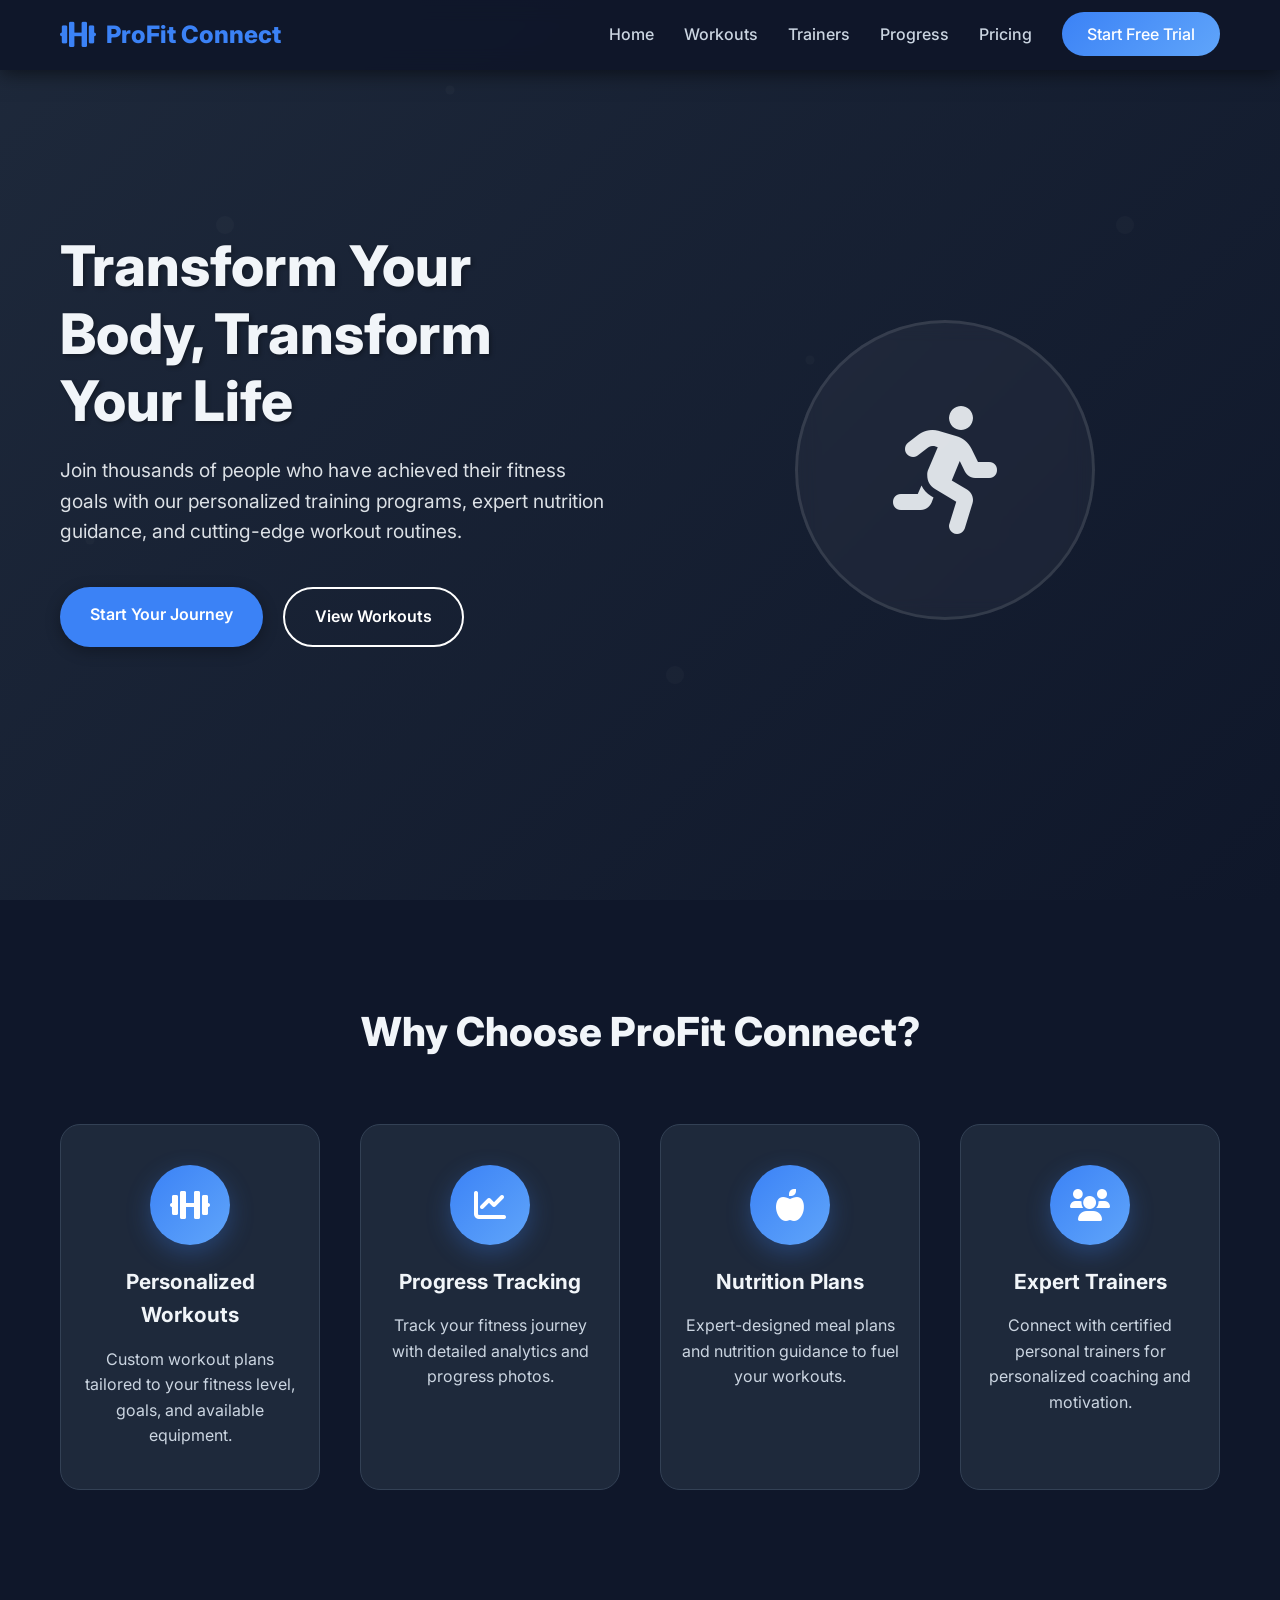
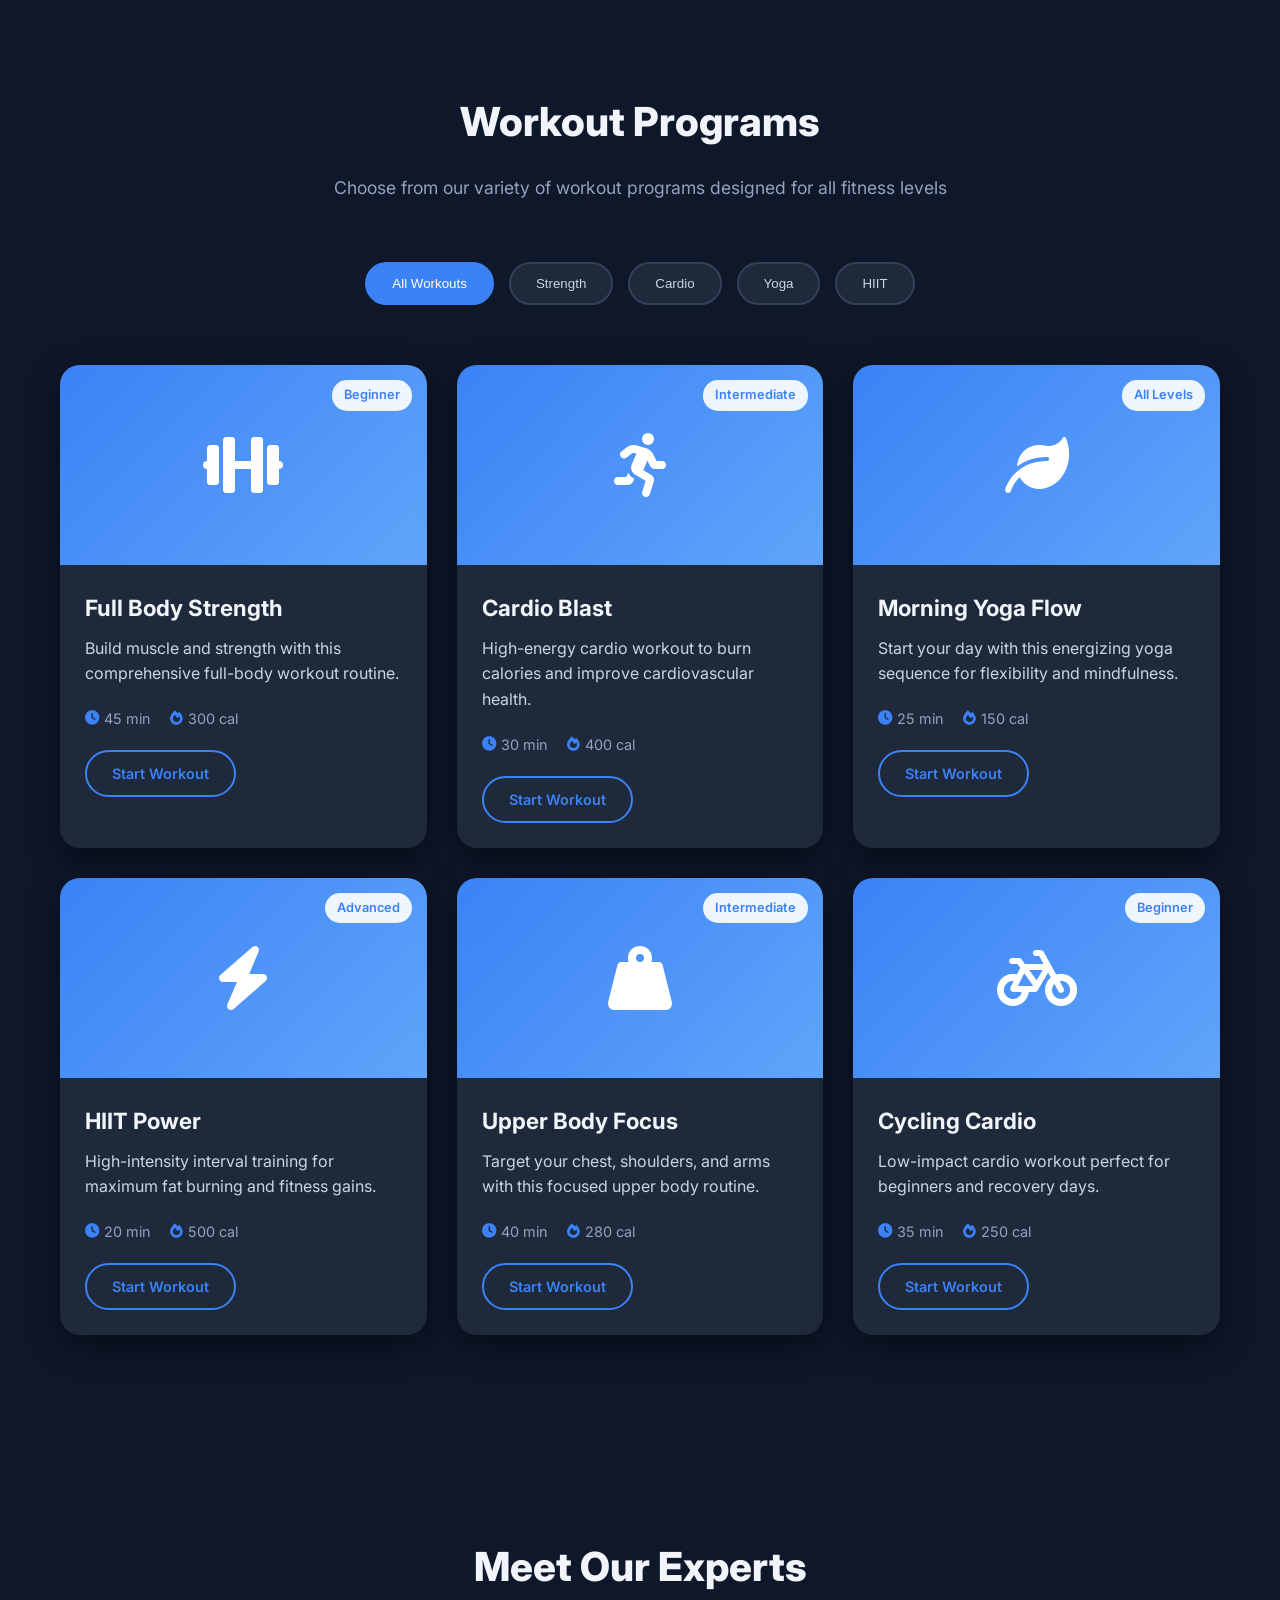
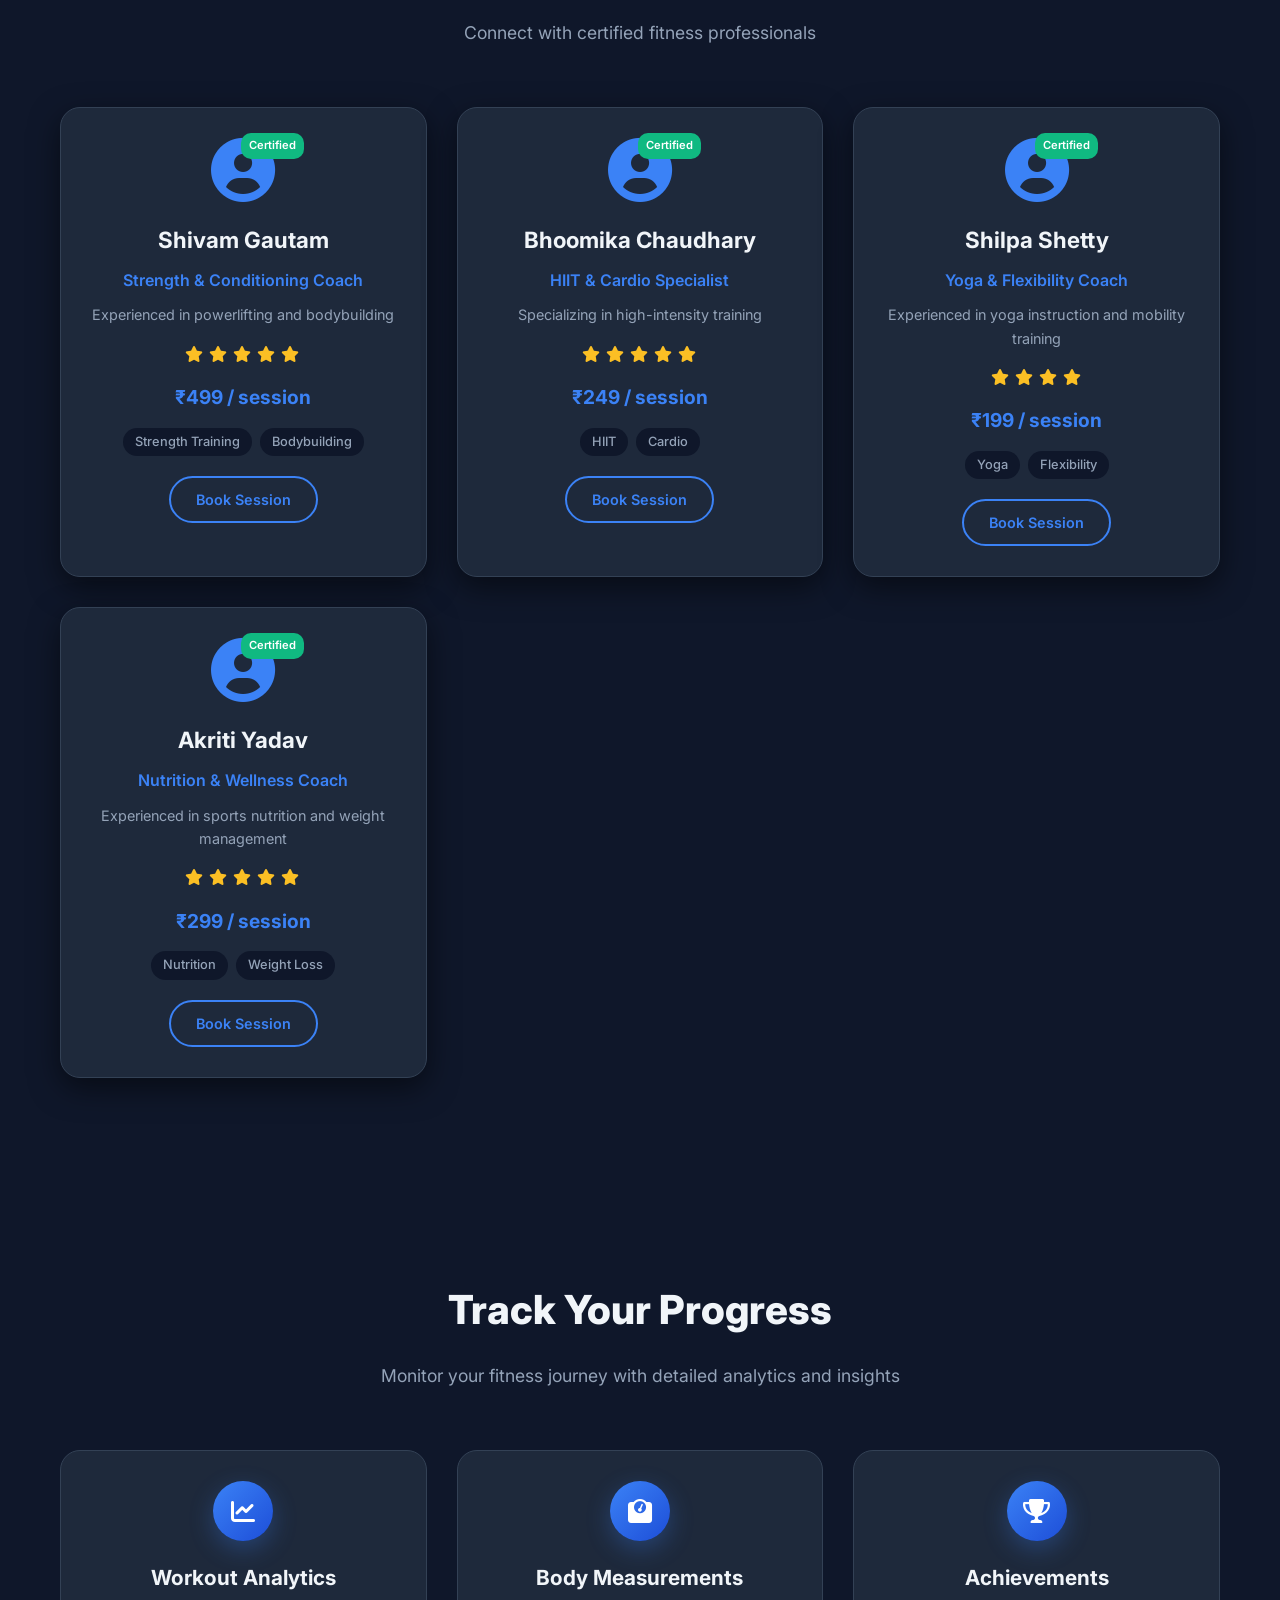
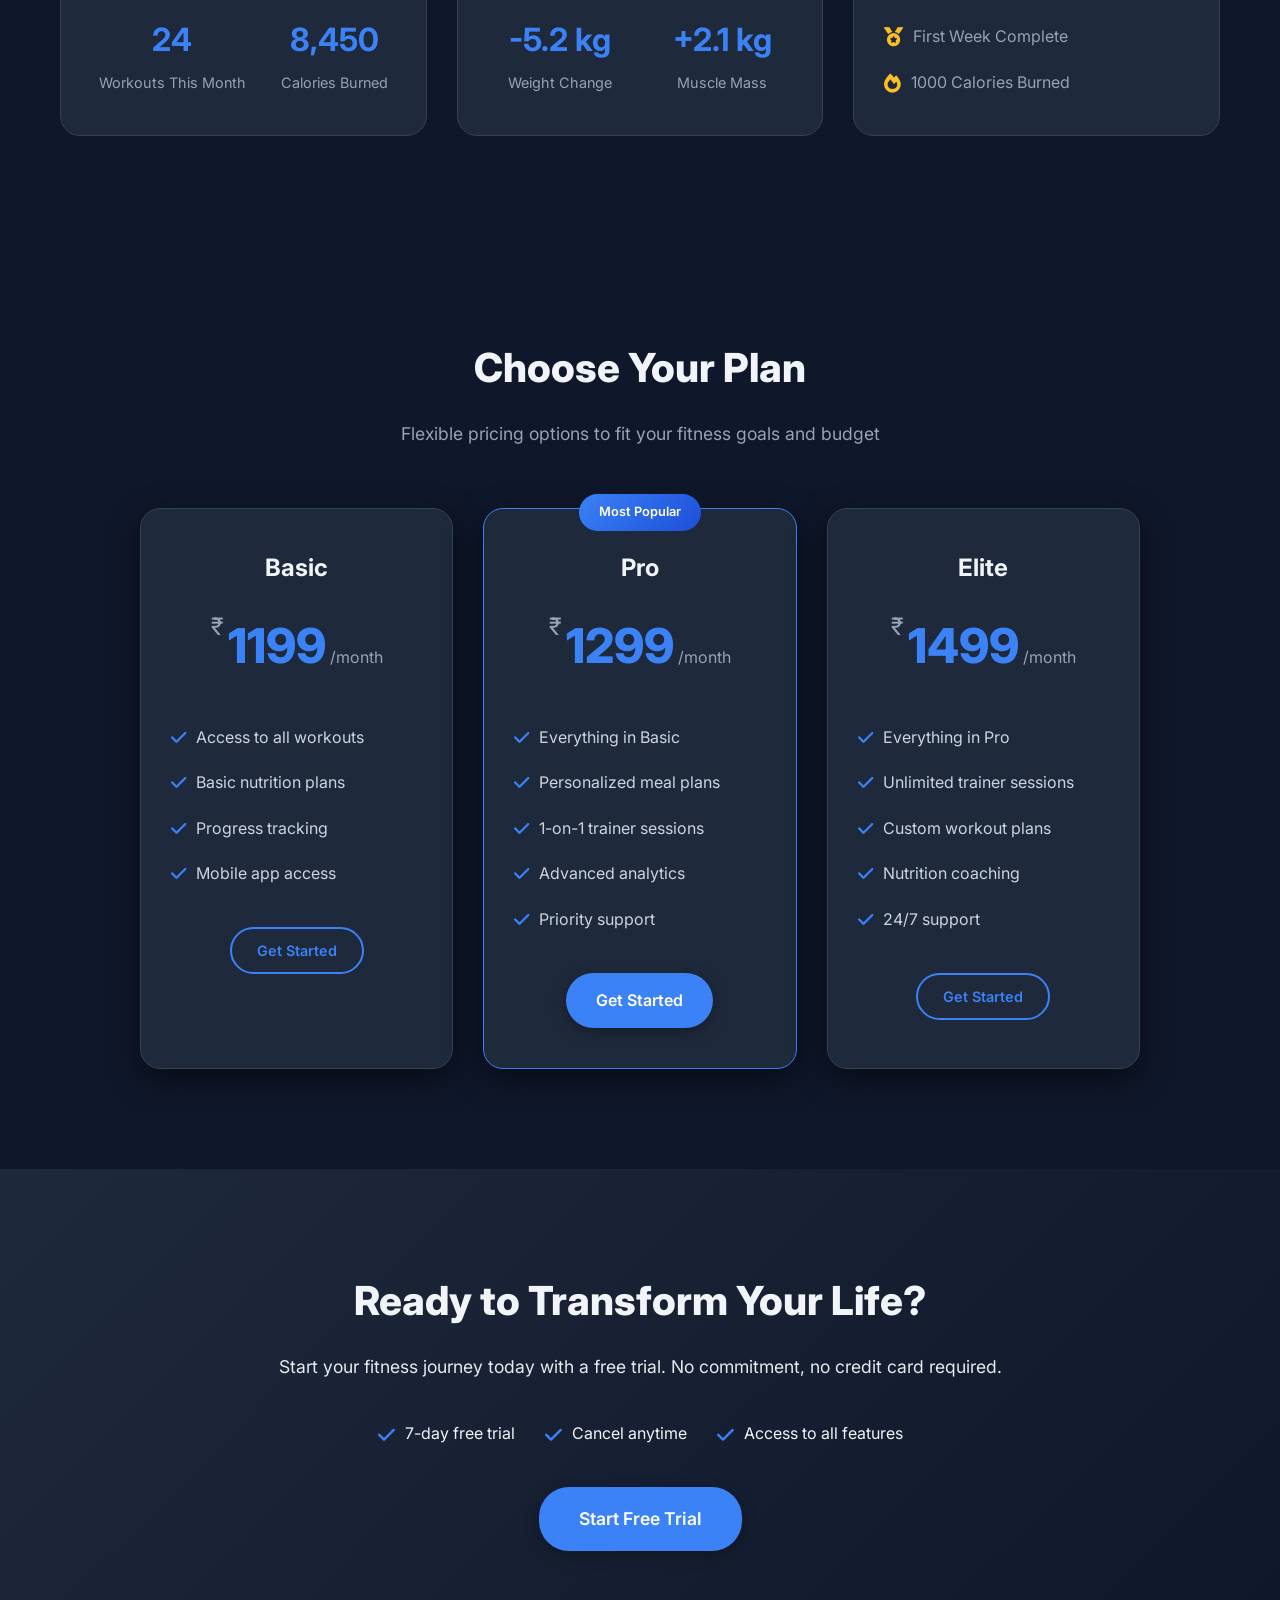
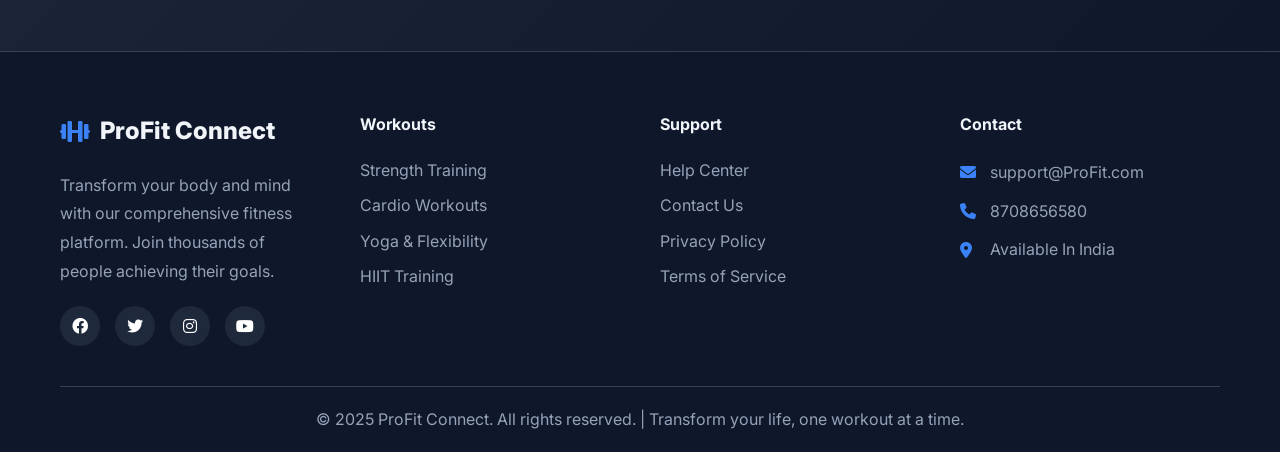
<file: frontend/landing.html>
<!DOCTYPE html>
<html lang="en">
<head>
  <meta charset="UTF-8" />
  <meta name="viewport" content="width=device-width, initial-scale=1.0" />
  <title>ProFit Connect - Transform Your Body, Transform Your Life</title>
  <link href="https://fonts.googleapis.com/css2?family=Inter:wght@300;400;500;600;700;800&display=swap" rel="stylesheet" />
  <link rel="stylesheet" href="https://cdnjs.cloudflare.com/ajax/libs/font-awesome/6.0.0/css/all.min.css" />
  <link rel="stylesheet" href="landing.css">
</head>
<body>
  <!-- Navigation -->
  <nav class="navbar">
    <div class="nav-container">
      <div class="nav-logo">
        <i class="fas fa-dumbbell"></i>
        <span>ProFit Connect</span>
      </div>
      <ul class="nav-menu">
        <li><a href="#home">Home</a></li>
        <li><a href="#workouts">Workouts</a></li>
        <li><a href="#trainers">Trainers</a></li>
        <li><a href="#tracking">Progress</a></li>
        <li><a href="#pricing">Pricing</a></li>
        <li><a href="index.html" class="nav-cta">Start Free Trial</a></li>
      </ul>
    </div>
  </nav>

  <!-- Hero Section -->
  <section id="home" class="hero">
    <div class="hero-container">
      <div class="hero-content">
        <h1>Transform Your Body, Transform Your Life</h1>
        <p class="hero-subtitle">
          Join thousands of people who have achieved their fitness goals with our
          personalized training programs, expert nutrition guidance, and
          cutting-edge workout routines.
        </p>
        <div class="hero-buttons">
          <a href="index.html" class="btn btn-primary">Start Your Journey</a>
          <a href="#workouts" class="btn btn-secondary">View Workouts</a>
        </div>
      </div>
      <div class="hero-image">
        <div class="hero-graphic">
          <i class="fas fa-running"></i>
        </div>
      </div>
    </div>
  </section>

  <!-- Features Section -->
  <section class="features">
    <div class="container">
      <h2>Why Choose ProFit Connect?</h2>
      <div class="features-grid">
        <div class="feature-card">
          <div class="feature-icon">
            <i class="fas fa-dumbbell"></i>
          </div>
          <h3>Personalized Workouts</h3>
          <p>Custom workout plans tailored to your fitness level, goals, and available equipment.</p>
        </div>
        <div class="feature-card">
          <div class="feature-icon">
            <i class="fas fa-chart-line"></i>
          </div>
          <h3>Progress Tracking</h3>
          <p>Track your fitness journey with detailed analytics and progress photos.</p>
        </div>
        <div class="feature-card">
          <div class="feature-icon">
            <i class="fas fa-apple-alt"></i>
          </div>
          <h3>Nutrition Plans</h3>
          <p>Expert-designed meal plans and nutrition guidance to fuel your workouts.</p>
        </div>
        <div class="feature-card">
          <div class="feature-icon">
            <i class="fas fa-users"></i>
          </div>
          <h3>Expert Trainers</h3>
          <p>Connect with certified personal trainers for personalized coaching and motivation.</p>
        </div>
      </div>
    </div>
  </section>

  <!-- Workouts Section -->
  <section id="workouts" class="workouts">
    <div class="container">
      <h2>Workout Programs</h2>
      <p class="section-subtitle">
        Choose from our variety of workout programs designed for all fitness levels
      </p>
      <div class="workout-categories">
        <button class="category-btn active" data-category="all">All Workouts</button>
        <button class="category-btn" data-category="strength">Strength</button>
        <button class="category-btn" data-category="cardio">Cardio</button>
        <button class="category-btn" data-category="yoga">Yoga</button>
        <button class="category-btn" data-category="hiit">HIIT</button>
      </div>
      <div class="workouts-grid">
        <div class="workout-card" data-category="strength">
          <div class="workout-image">
            <i class="fas fa-dumbbell"></i>
            <div class="workout-difficulty">Beginner</div>
          </div>
          <div class="workout-info">
            <h3>Full Body Strength</h3>
            <p>Build muscle and strength with this comprehensive full-body workout routine.</p>
            <div class="workout-meta">
              <span><i class="fas fa-clock"></i> 45 min</span>
              <span><i class="fas fa-fire"></i> 300 cal</span>
            </div>
            <a href="index.html" class="btn btn-outline">Start Workout</a>
          </div>
        </div>

        <div class="workout-card" data-category="cardio">
          <div class="workout-image">
            <i class="fas fa-running"></i>
            <div class="workout-difficulty">Intermediate</div>
          </div>
          <div class="workout-info">
            <h3>Cardio Blast</h3>
            <p>High-energy cardio workout to burn calories and improve cardiovascular health.</p>
            <div class="workout-meta">
              <span><i class="fas fa-clock"></i> 30 min</span>
              <span><i class="fas fa-fire"></i> 400 cal</span>
            </div>
            <a href="index.html" class="btn btn-outline">Start Workout</a>
          </div>
        </div>

        <div class="workout-card" data-category="yoga">
          <div class="workout-image">
            <i class="fas fa-leaf"></i>
            <div class="workout-difficulty">All Levels</div>
          </div>
          <div class="workout-info">
            <h3>Morning Yoga Flow</h3>
            <p>Start your day with this energizing yoga sequence for flexibility and mindfulness.</p>
            <div class="workout-meta">
              <span><i class="fas fa-clock"></i> 25 min</span>
              <span><i class="fas fa-fire"></i> 150 cal</span>
            </div>
            <a href="index.html" class="btn btn-outline">Start Workout</a>
          </div>
        </div>

        <div class="workout-card" data-category="hiit">
          <div class="workout-image">
            <i class="fas fa-bolt"></i>
            <div class="workout-difficulty">Advanced</div>
          </div>
          <div class="workout-info">
            <h3>HIIT Power</h3>
            <p>High-intensity interval training for maximum fat burning and fitness gains.</p>
            <div class="workout-meta">
              <span><i class="fas fa-clock"></i> 20 min</span>
              <span><i class="fas fa-fire"></i> 500 cal</span>
            </div>
            <a href="index.html" class="btn btn-outline">Start Workout</a>
          </div>
        </div>

        <div class="workout-card" data-category="strength">
          <div class="workout-image">
            <i class="fas fa-weight-hanging"></i>
            <div class="workout-difficulty">Intermediate</div>
          </div>
          <div class="workout-info">
            <h3>Upper Body Focus</h3>
            <p>Target your chest, shoulders, and arms with this focused upper body routine.</p>
            <div class="workout-meta">
              <span><i class="fas fa-clock"></i> 40 min</span>
              <span><i class="fas fa-fire"></i> 280 cal</span>
            </div>
            <a href="index.html" class="btn btn-outline">Start Workout</a>
          </div>
        </div>

        <div class="workout-card" data-category="cardio">
          <div class="workout-image">
            <i class="fas fa-bicycle"></i>
            <div class="workout-difficulty">Beginner</div>
          </div>
          <div class="workout-info">
            <h3>Cycling Cardio</h3>
            <p>Low-impact cardio workout perfect for beginners and recovery days.</p>
            <div class="workout-meta">
              <span><i class="fas fa-clock"></i> 35 min</span>
              <span><i class="fas fa-fire"></i> 250 cal</span>
            </div>
            <a href="index.html" class="btn btn-outline">Start Workout</a>
          </div>
        </div>
      </div>
    </div>
  </section>

  <!-- Trainers Section -->
  <section id="trainers" class="trainers">
    <div class="container">
      <h2>Meet Our Experts</h2>
      <p class="section-subtitle">Connect with certified fitness professionals</p>
      <div class="trainers-grid">
        <!-- Expert Card 1 -->
        <div class="trainer-card">
          <div class="trainer-image">
            <i class="fas fa-user-circle"></i>
            <div class="trainer-badge">Certified</div>
          </div>
          <div class="trainer-info">
            <h3>Shivam Gautam</h3>
            <p class="trainer-specialty">Strength & Conditioning Coach</p>
            <p class="trainer-experience">Experienced in powerlifting and bodybuilding</p>
            <div class="trainer-rating">
              <i class="fas fa-star"></i>
              <i class="fas fa-star"></i>
              <i class="fas fa-star"></i>
              <i class="fas fa-star"></i>
              <i class="fas fa-star"></i>
            </div>
            <div class="trainer-price">₹499 / session</div>
            <div class="trainer-specialties">
              <span class="specialty-tag">Strength Training</span>
              <span class="specialty-tag">Bodybuilding</span>
            </div>
            <a href="index.html" class="btn btn-outline">Book Session</a>
          </div>
        </div>

        <!-- Expert Card 2 -->
        <div class="trainer-card">
          <div class="trainer-image">
            <i class="fas fa-user-circle"></i>
            <div class="trainer-badge">Certified</div>
          </div>
          <div class="trainer-info">
            <h3>Bhoomika Chaudhary</h3>
            <p class="trainer-specialty">HIIT & Cardio Specialist</p>
            <p class="trainer-experience">Specializing in high-intensity training</p>
            <div class="trainer-rating">
              <i class="fas fa-star"></i>
              <i class="fas fa-star"></i>
              <i class="fas fa-star"></i>
              <i class="fas fa-star"></i>
              <i class="fas fa-star"></i>
            </div>
            <div class="trainer-price">₹249 / session</div>
            <div class="trainer-specialties">
              <span class="specialty-tag">HIIT</span>
              <span class="specialty-tag">Cardio</span>
            </div>
            <a href="index.html" class="btn btn-outline">Book Session</a>
          </div>
        </div>

        <!-- Expert Card 3 -->
        <div class="trainer-card">
          <div class="trainer-image">
            <i class="fas fa-user-circle"></i>
            <div class="trainer-badge">Certified</div>
          </div>
          <div class="trainer-info">
            <h3>Shilpa Shetty</h3>
            <p class="trainer-specialty">Yoga & Flexibility Coach</p>
            <p class="trainer-experience">Experienced in yoga instruction and mobility training</p>
            <div class="trainer-rating">
              <i class="fas fa-star"></i>
              <i class="fas fa-star"></i>
              <i class="fas fa-star"></i>
              <i class="fas fa-star"></i>
            </div>
            <div class="trainer-price">₹199 / session</div>
            <div class="trainer-specialties">
              <span class="specialty-tag">Yoga</span>
              <span class="specialty-tag">Flexibility</span>
            </div>
            <a href="index.html" class="btn btn-outline">Book Session</a>
          </div>
        </div>

        <!-- Expert Card 4 -->
        <div class="trainer-card">
          <div class="trainer-image">
            <i class="fas fa-user-circle"></i>
            <div class="trainer-badge">Certified</div>
          </div>
          <div class="trainer-info">
            <h3>Akriti Yadav</h3>
            <p class="trainer-specialty">Nutrition & Wellness Coach</p>
            <p class="trainer-experience">Experienced in sports nutrition and weight management</p>
            <div class="trainer-rating">
              <i class="fas fa-star"></i>
              <i class="fas fa-star"></i>
              <i class="fas fa-star"></i>
              <i class="fas fa-star"></i>
              <i class="fas fa-star"></i>
            </div>
            <div class="trainer-price">₹299 / session</div>
            <div class="trainer-specialties">
              <span class="specialty-tag">Nutrition</span>
              <span class="specialty-tag">Weight Loss</span>
            </div>
            <a href="index.html" class="btn btn-outline">Book Session</a>
          </div>
        </div>
      </div>
    </div>
  </section>

  <!-- Progress Tracking Section -->
  <section id="tracking" class="tracking">
    <div class="container">
      <h2>Track Your Progress</h2>
      <p class="section-subtitle">Monitor your fitness journey with detailed analytics and insights</p>
      <div class="tracking-dashboard">
        <div class="tracking-card">
          <div class="tracking-icon">
            <i class="fas fa-chart-line"></i>
          </div>
          <h3>Workout Analytics</h3>
          <div class="tracking-stats">
            <div class="stat-item">
              <span class="stat-value">24</span>
              <span class="stat-label">Workouts This Month</span>
            </div>
            <div class="stat-item">
              <span class="stat-value">8,450</span>
              <span class="stat-label">Calories Burned</span>
            </div>
          </div>
        </div>
        <div class="tracking-card">
          <div class="tracking-icon">
            <i class="fas fa-weight"></i>
          </div>
          <h3>Body Measurements</h3>
          <div class="tracking-stats">
            <div class="stat-item">
              <span class="stat-value">-5.2 kg</span>
              <span class="stat-label">Weight Change</span>
            </div>
            <div class="stat-item">
              <span class="stat-value">+2.1 kg</span>
              <span class="stat-label">Muscle Mass</span>
            </div>
          </div>
        </div>
        <div class="tracking-card">
          <div class="tracking-icon">
            <i class="fas fa-trophy"></i>
          </div>
          <h3>Achievements</h3>
          <div class="achievement-list">
            <div class="achievement">
              <i class="fas fa-medal"></i>
              <span>First Week Complete</span>
            </div>
            <div class="achievement">
              <i class="fas fa-fire"></i>
              <span>1000 Calories Burned</span>
            </div>
          </div>
        </div>
      </div>
    </div>
  </section>

  <!-- Pricing Section -->
  <section id="pricing" class="pricing">
    <div class="container">
      <h2>Choose Your Plan</h2>
      <p class="section-subtitle">Flexible pricing options to fit your fitness goals and budget</p>
      <div class="pricing-grid">
        <div class="pricing-card">
          <h3>Basic</h3>
          <div class="price">
            <span class="currency">₹</span>
            <span class="amount">1199</span>
            <span class="period">/month</span>
          </div>
          <ul class="pricing-features">
            <li><i class="fas fa-check"></i> Access to all workouts</li>
            <li><i class="fas fa-check"></i> Basic nutrition plans</li>
            <li><i class="fas fa-check"></i> Progress tracking</li>
            <li><i class="fas fa-check"></i> Mobile app access</li>
          </ul>
          <a href="index.html" class="btn btn-outline">Get Started</a>
        </div>

        <div class="pricing-card featured">
          <div class="popular-badge">Most Popular</div>
          <h3>Pro</h3>
          <div class="price">
            <span class="currency">₹</span>
            <span class="amount">1299</span>
            <span class="period">/month</span>
          </div>
          <ul class="pricing-features">
            <li><i class="fas fa-check"></i> Everything in Basic</li>
            <li><i class="fas fa-check"></i> Personalized meal plans</li>
            <li><i class="fas fa-check"></i> 1-on-1 trainer sessions</li>
            <li><i class="fas fa-check"></i> Advanced analytics</li>
            <li><i class="fas fa-check"></i> Priority support</li>
          </ul>
          <a href="index.html" class="btn btn-primary">Get Started</a>
        </div>

        <div class="pricing-card">
          <h3>Elite</h3>
          <div class="price">
            <span class="currency">₹</span>
            <span class="amount">1499</span>
            <span class="period">/month</span>
          </div>
          <ul class="pricing-features">
            <li><i class="fas fa-check"></i> Everything in Pro</li>
            <li><i class="fas fa-check"></i> Unlimited trainer sessions</li>
            <li><i class="fas fa-check"></i> Custom workout plans</li>
            <li><i class="fas fa-check"></i> Nutrition coaching</li>
            <li><i class="fas fa-check"></i> 24/7 support</li>
          </ul>
          <a href="index.html" class="btn btn-outline">Get Started</a>
        </div>
      </div>
    </div>
  </section>

  <!-- CTA Section -->
  <section class="cta-section">
    <div class="container">
      <div class="cta-content">
        <h2>Ready to Transform Your Life?</h2>
        <p>Start your fitness journey today with a free trial. No commitment, no credit card required.</p>
        <div class="cta-features">
          <div class="cta-feature">
            <i class="fas fa-check"></i>
            <span>7-day free trial</span>
          </div>
          <div class="cta-feature">
            <i class="fas fa-check"></i>
            <span>Cancel anytime</span>
          </div>
          <div class="cta-feature">
            <i class="fas fa-check"></i>
            <span>Access to all features</span>
          </div>
        </div>
        <a href="index.html" class="btn btn-primary btn-lg">Start Free Trial</a>
      </div>
    </div>
  </section>

  <!-- Footer -->
  <footer class="footer">
    <div class="container">
      <div class="footer-content">
        <div class="footer-section">
          <div class="footer-logo">
            <i class="fas fa-dumbbell"></i>
            <span>ProFit Connect</span>
          </div>
          <p>Transform your body and mind with our comprehensive fitness platform. Join thousands of people achieving their goals.</p>
          <div class="social-links">
            <a href="#"><i class="fab fa-facebook"></i></a>
            <a href="#"><i class="fab fa-twitter"></i></a>
            <a href="#"><i class="fab fa-instagram"></i></a>
            <a href="#"><i class="fab fa-youtube"></i></a>
          </div>
        </div>
        <div class="footer-section">
          <h4>Workouts</h4>
          <ul>
            <li><a href="#workouts">Strength Training</a></li>
            <li><a href="#workouts">Cardio Workouts</a></li>
            <li><a href="#workouts">Yoga & Flexibility</a></li>
            <li><a href="#workouts">HIIT Training</a></li>
          </ul>
        </div>
        <div class="footer-section">
          <h4>Support</h4>
          <ul>
            <li><a href="#">Help Center</a></li>
            <li><a href="#">Contact Us</a></li>
            <li><a href="#">Privacy Policy</a></li>
            <li><a href="#">Terms of Service</a></li>
          </ul>
        </div>
        <div class="footer-section">
          <h4>Contact</h4>
          <div class="contact-info">
            <p><i class="fas fa-envelope"></i> support@ProFit.com</p>
            <p><i class="fas fa-phone"></i> 8708656580</p>
            <p><i class="fas fa-map-marker-alt"></i> Available In India</p>
          </div>
        </div>
      </div>
      <div class="footer-bottom">
        <p>&copy; 2025 ProFit Connect. All rights reserved. | Transform your life, one workout at a time.</p>
      </div>
    </div>
  </footer>

  <script src="js/landing.js"></script>
</body>
</html>
</file>
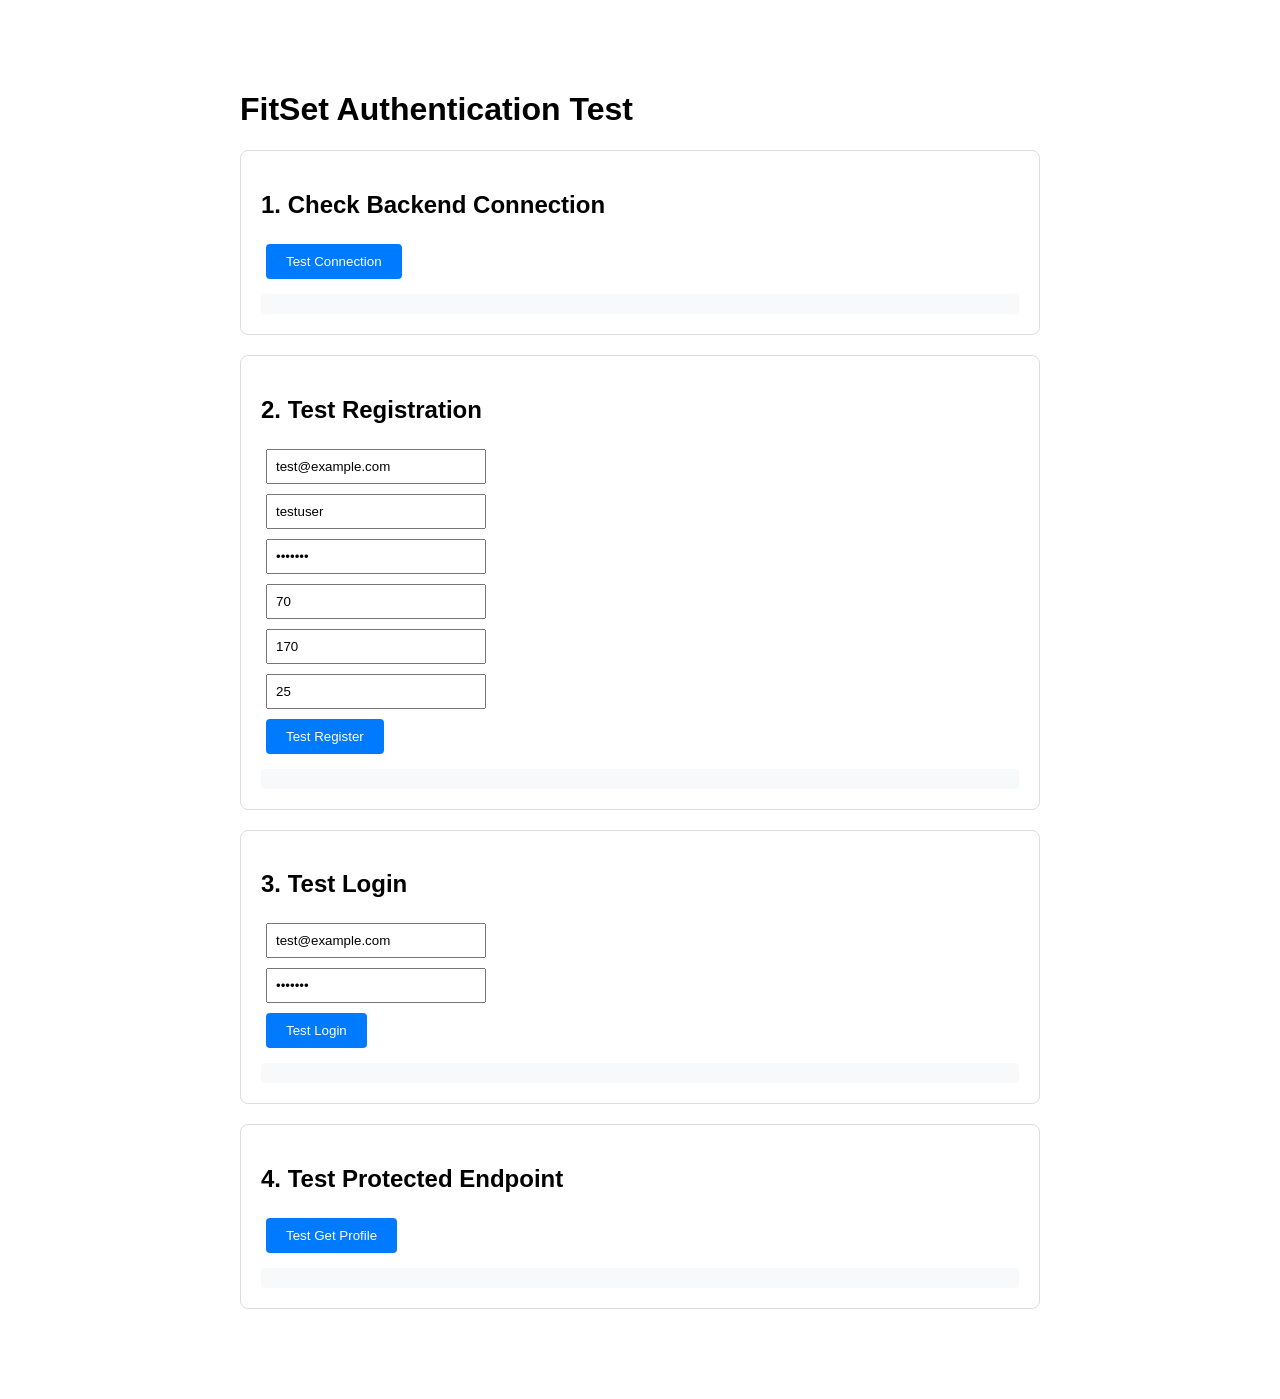
<file: frontend/test-auth.html>
<!DOCTYPE html>
<html lang="en">
<head>
    <meta charset="UTF-8">
    <meta name="viewport" content="width=device-width, initial-scale=1.0">
    <title>Auth Test Page</title>
    <style>
        body {
            font-family: Arial, sans-serif;
            max-width: 800px;
            margin: 50px auto;
            padding: 20px;
        }
        .test-section {
            margin: 20px 0;
            padding: 20px;
            border: 1px solid #ddd;
            border-radius: 8px;
        }
        button {
            padding: 10px 20px;
            margin: 5px;
            cursor: pointer;
            background: #007bff;
            color: white;
            border: none;
            border-radius: 4px;
        }
        button:hover {
            background: #0056b3;
        }
        .result {
            margin-top: 10px;
            padding: 10px;
            background: #f8f9fa;
            border-radius: 4px;
            white-space: pre-wrap;
        }
        .error {
            color: red;
        }
        .success {
            color: green;
        }
        input, select {
            margin: 5px;
            padding: 8px;
            width: 200px;
        }
    </style>
</head>
<body>
    <h1>FitSet Authentication Test</h1>
    
    <div class="test-section">
        <h2>1. Check Backend Connection</h2>
        <button onclick="testConnection()">Test Connection</button>
        <div id="connection-result" class="result"></div>
    </div>
    
    <div class="test-section">
        <h2>2. Test Registration</h2>
        <input type="email" id="test-reg-email" placeholder="Email" value="test@example.com"><br>
        <input type="text" id="test-reg-username" placeholder="Username" value="testuser"><br>
        <input type="password" id="test-reg-password" placeholder="Password" value="test123"><br>
        <input type="number" id="test-reg-weight" placeholder="Weight (kg)" value="70"><br>
        <input type="number" id="test-reg-height" placeholder="Height (cm)" value="170"><br>
        <input type="number" id="test-reg-age" placeholder="Age" value="25"><br>
        <button onclick="testRegister()">Test Register</button>
        <div id="register-result" class="result"></div>
    </div>
    
    <div class="test-section">
        <h2>3. Test Login</h2>
        <input type="email" id="test-login-email" placeholder="Email" value="test@example.com"><br>
        <input type="password" id="test-login-password" placeholder="Password" value="test123"><br>
        <button onclick="testLogin()">Test Login</button>
        <div id="login-result" class="result"></div>
    </div>
    
    <div class="test-section">
        <h2>4. Test Protected Endpoint</h2>
        <button onclick="testProtected()">Test Get Profile</button>
        <div id="protected-result" class="result"></div>
    </div>

    <script>
        const API_BASE = 'http://localhost:8080/api';
        let authToken = null;

        async function testConnection() {
            const resultDiv = document.getElementById('connection-result');
            resultDiv.textContent = 'Testing connection...';
            
            try {
                const response = await fetch(`${API_BASE}/auth/login`, {
                    method: 'OPTIONS'
                });
                
                resultDiv.innerHTML = `<span class="success">✓ Backend is reachable!</span>\n`;
                resultDiv.innerHTML += `Status: ${response.status}\n`;
                resultDiv.innerHTML += `CORS Headers: ${response.headers.get('Access-Control-Allow-Origin')}`;
            } catch (error) {
                resultDiv.innerHTML = `<span class="error">✗ Cannot connect to backend!</span>\n`;
                resultDiv.innerHTML += `Error: ${error.message}\n`;
                resultDiv.innerHTML += `\nPlease make sure:\n`;
                resultDiv.innerHTML += `1. Backend is running on http://localhost:8080\n`;
                resultDiv.innerHTML += `2. MongoDB is running\n`;
                resultDiv.innerHTML += `3. No firewall blocking the connection`;
            }
        }

        async function testRegister() {
            const resultDiv = document.getElementById('register-result');
            resultDiv.textContent = 'Registering...';
            
            const data = {
                email: document.getElementById('test-reg-email').value,
                username: document.getElementById('test-reg-username').value,
                password: document.getElementById('test-reg-password').value,
                weight: parseFloat(document.getElementById('test-reg-weight').value),
                height: parseFloat(document.getElementById('test-reg-height').value),
                age: parseInt(document.getElementById('test-reg-age').value),
                gender: 'MALE',
                fitnessGoal: 'MAINTENANCE',
                activityLevel: 'MODERATE'
            };
            
            try {
                const response = await fetch(`${API_BASE}/auth/register`, {
                    method: 'POST',
                    headers: {
                        'Content-Type': 'application/json'
                    },
                    body: JSON.stringify(data)
                });
                
                const result = await response.json();
                
                if (response.ok) {
                    authToken = result.token;
                    resultDiv.innerHTML = `<span class="success">✓ Registration successful!</span>\n`;
                    resultDiv.innerHTML += JSON.stringify(result, null, 2);
                } else {
                    resultDiv.innerHTML = `<span class="error">✗ Registration failed!</span>\n`;
                    resultDiv.innerHTML += JSON.stringify(result, null, 2);
                }
            } catch (error) {
                resultDiv.innerHTML = `<span class="error">✗ Error:</span>\n${error.message}`;
            }
        }

        async function testLogin() {
            const resultDiv = document.getElementById('login-result');
            resultDiv.textContent = 'Logging in...';
            
            const data = {
                email: document.getElementById('test-login-email').value,
                password: document.getElementById('test-login-password').value
            };
            
            try {
                const response = await fetch(`${API_BASE}/auth/login`, {
                    method: 'POST',
                    headers: {
                        'Content-Type': 'application/json'
                    },
                    body: JSON.stringify(data)
                });
                
                const result = await response.json();
                
                if (response.ok) {
                    authToken = result.token;
                    resultDiv.innerHTML = `<span class="success">✓ Login successful!</span>\n`;
                    resultDiv.innerHTML += JSON.stringify(result, null, 2);
                } else {
                    resultDiv.innerHTML = `<span class="error">✗ Login failed!</span>\n`;
                    resultDiv.innerHTML += JSON.stringify(result, null, 2);
                }
            } catch (error) {
                resultDiv.innerHTML = `<span class="error">✗ Error:</span>\n${error.message}`;
            }
        }

        async function testProtected() {
            const resultDiv = document.getElementById('protected-result');
            
            if (!authToken) {
                resultDiv.innerHTML = `<span class="error">✗ No auth token! Please login first.</span>`;
                return;
            }
            
            resultDiv.textContent = 'Fetching profile...';
            
            try {
                const response = await fetch(`${API_BASE}/user/profile`, {
                    method: 'GET',
                    headers: {
                        'Authorization': `Bearer ${authToken}`,
                        'Content-Type': 'application/json'
                    }
                });
                
                const result = await response.json();
                
                if (response.ok) {
                    resultDiv.innerHTML = `<span class="success">✓ Protected endpoint working!</span>\n`;
                    resultDiv.innerHTML += JSON.stringify(result, null, 2);
                } else {
                    resultDiv.innerHTML = `<span class="error">✗ Failed to access protected endpoint!</span>\n`;
                    resultDiv.innerHTML += JSON.stringify(result, null, 2);
                }
            } catch (error) {
                resultDiv.innerHTML = `<span class="error">✗ Error:</span>\n${error.message}`;
            }
        }
    </script>
</body>
</html>
</file>
<file: frontend/style.css>
/* =========== Reset & Base =========== */
* {
  margin: 0;
  padding: 0;
  box-sizing: border-box;
}

body {
  font-family: 'Inter', sans-serif;
  line-height: 1.6;
  color: #f1f5f9;
  background-color: #0f172a;
}

.container {
  max-width: 1200px;
  margin: 0 auto;
  padding: 0 20px;
}

/* =========== Navigation =========== */
.navbar {
  background: rgba(15, 23, 42, 0.95);
  backdrop-filter: blur(10px);
  position: fixed;
  top: 0;
  width: 100%;
  z-index: 1000;
  box-shadow: 0 2px 20px rgba(0, 0, 0, 0.6);
}

.nav-container {
  max-width: 1200px;
  margin: 0 auto;
  padding: 0 20px;
  display: flex;
  justify-content: space-between;
  align-items: center;
  height: 70px;
}

.nav-logo {
  display: flex;
  align-items: center;
  font-size: 1.5rem;
  font-weight: 800;
  color: #3b82f6;
}

.nav-logo i {
  margin-right: 10px;
  font-size: 1.8rem;
}

.nav-menu {
  display: flex;
  list-style: none;
  gap: 30px;
}

.nav-menu a {
  text-decoration: none;
  color: #cbd5e1;
  font-weight: 500;
  transition: color 0.3s ease;
}

.nav-menu a:hover {
  color: #3b82f6;
}

.nav-cta {
  background: linear-gradient(135deg, #3b82f6, #60a5fa);
  color: white !important;
  padding: 12px 25px;
  border-radius: 25px;
  transition: all 0.3s ease;
  font-weight: 600;
}

.nav-cta:hover {
  transform: translateY(-2px);
  box-shadow: 0 8px 25px rgba(59, 130, 246, 0.3);
}

/* =========== Hero Section =========== */
.hero {
  background: linear-gradient(135deg, #1e293b, #0f172a);
  color: #f1f5f9;
  padding: 120px 0 80px;
  min-height: 100vh;
  display: flex;
  align-items: center;
  position: relative;
  overflow: hidden;
}

.hero::before {
  content: '';
  position: absolute;
  top: 0;
  left: 0;
  right: 0;
  bottom: 0;
  background: url('data:image/svg+xml,<svg xmlns="http://www.w3.org/2000/svg" viewBox="0 0 100 100"><defs><pattern id="grain" width="100" height="100" patternUnits="userSpaceOnUse"><circle cx="25" cy="25" r="1" fill="white" opacity="0.07"/><circle cx="75" cy="75" r="1" fill="white" opacity="0.07"/><circle cx="50" cy="10" r="0.5" fill="white" opacity="0.07"/><circle cx="10" cy="60" r="0.5" fill="white" opacity="0.07"/><circle cx="90" cy="40" r="0.5" fill="white" opacity="0.07"/></pattern></defs><rect width="100" height="100" fill="url(%23grain)"/></svg>');
  opacity: 0.3;
}

.hero-container {
  max-width: 1200px;
  margin: 0 auto;
  padding: 0 20px;
  display: grid;
  grid-template-columns: 1fr 1fr;
  gap: 60px;
  align-items: center;
  position: relative;
  z-index: 1;
}

.hero-content h1 {
  font-size: 3.5rem;
  font-weight: 800;
  margin-bottom: 20px;
  line-height: 1.2;
  text-shadow: 2px 2px 4px rgba(0, 0, 0, 0.3);
}

.hero-subtitle {
  font-size: 1.2rem;
  margin-bottom: 40px;
  opacity: 0.9;
  line-height: 1.6;
}

.hero-buttons {
  display: flex;
  gap: 20px;
  margin-bottom: 60px;
}

.btn {
  padding: 15px 30px;
  border: none;
  border-radius: 30px;
  font-size: 1rem;
  font-weight: 600;
  text-decoration: none;
  display: inline-block;
  transition: all 0.3s ease;
  cursor: pointer;
  text-align: center;
}

.btn-primary {
  background: #3b82f6;
  color: white;
  box-shadow: 0 4px 15px rgba(0, 0, 0, 0.3);
}

.btn-primary:hover {
  transform: translateY(-3px);
  background: #60a5fa;
}

.btn-secondary {
  background: transparent;
  color: white;
  border: 2px solid white;
}

.btn-secondary:hover {
  background: white;
  color: #0f172a;
}

.btn-outline {
  background: transparent;
  color: #3b82f6;
  border: 2px solid #3b82f6;
  padding: 10px 25px;
  font-size: 0.9rem;
}

.btn-outline:hover {
  background: #3b82f6;
  color: white;
}

.btn-lg {
  padding: 18px 40px;
  font-size: 1.1rem;
}

/* Hero Graphic */
.hero-image {
  display: flex;
  justify-content: center;
  align-items: center;
}

.hero-graphic {
  width: 300px;
  height: 300px;
  background: rgba(255, 255, 255, 0.04);
  border-radius: 50%;
  display: flex;
  align-items: center;
  justify-content: center;
  backdrop-filter: blur(10px);
  border: 3px solid rgba(255, 255, 255, 0.1);
  animation: pulse 2s infinite;
}

.hero-graphic i {
  font-size: 8rem;
  opacity: 0.9;
}

@keyframes pulse {
  0% { transform: scale(1); }
  50% { transform: scale(1.05); }
  100% { transform: scale(1); }
}

/* =========== Sections =========== */
.features {
  padding: 100px 0;
  background: #0f172a;
}

.features h2 {
  text-align: center;
  font-size: 2.5rem;
  margin-bottom: 60px;
  color: #f1f5f9;
  font-weight: 800;
}

.features-grid {
  display: grid;
  grid-template-columns: repeat(auto-fit, minmax(250px, 1fr));
  gap: 40px;
}

.feature-card {
  text-align: center;
  padding: 40px 20px;
  border-radius: 20px;
  background: #1e293b;
  transition: all 0.3s ease;
  border: 1px solid #334155;
}

.feature-card:hover {
  transform: translateY(-10px);
  box-shadow: 0 20px 40px rgba(59, 130, 246, 0.2);
  border-color: #3b82f6;
}

.feature-icon {
  width: 80px;
  height: 80px;
  background: linear-gradient(135deg, #3b82f6, #60a5fa);
  border-radius: 50%;
  display: flex;
  align-items: center;
  justify-content: center;
  margin: 0 auto 20px;
  box-shadow: 0 8px 25px rgba(59, 130, 246, 0.3);
}

.feature-icon i {
  font-size: 2rem;
  color: white;
}

.feature-card h3 {
  font-size: 1.3rem;
  margin-bottom: 15px;
  color: #f1f5f9;
  font-weight: 700;
}

.feature-card p {
  color: #cbd5e1;
  line-height: 1.6;
}

/* Workouts Section */
.workouts {
  padding: 100px 0;
  background: #0f172a;
}

.workouts h2 {
  text-align: center;
  font-size: 2.5rem;
  margin-bottom: 20px;
  color: #f1f5f9;
  font-weight: 800;
}

.section-subtitle {
  text-align: center;
  font-size: 1.1rem;
  color: #94a3b8;
  margin-bottom: 60px;
}

.workout-categories {
  display: flex;
  justify-content: center;
  gap: 15px;
  margin-bottom: 60px;
  flex-wrap: wrap;
}

.category-btn {
  padding: 12px 25px;
  border: 2px solid #334155;
  background: #1e293b;
  color: #cbd5e1;
  border-radius: 25px;
  cursor: pointer;
  transition: all 0.3s ease;
  font-weight: 500;
}

.category-btn.active,
.category-btn:hover {
  background: #3b82f6;
  color: white;
  border-color: #3b82f6;
}

.workouts-grid {
  display: grid;
  grid-template-columns: repeat(auto-fit, minmax(300px, 1fr));
  gap: 30px;
}

.workout-card {
  background: #1e293b;
  border-radius: 20px;
  overflow: hidden;
  box-shadow: 0 10px 30px rgba(0, 0, 0, 0.5);
  transition: all 0.3s ease;
}

.workout-card:hover {
  transform: translateY(-10px);
  box-shadow: 0 20px 40px rgba(59, 130, 246, 0.2);
}

.workout-image {
  height: 200px;
  background: linear-gradient(135deg, #3b82f6, #60a5fa);
  display: flex;
  align-items: center;
  justify-content: center;
  position: relative;
}

.workout-image i {
  font-size: 4rem;
  color: white;
}

.workout-difficulty {
  position: absolute;
  top: 15px;
  right: 15px;
  background: rgba(255, 255, 255, 0.9);
  color: #3b82f6;
  padding: 5px 12px;
  border-radius: 15px;
  font-size: 0.8rem;
  font-weight: 600;
}

.workout-info {
  padding: 25px;
}

.workout-info h3 {
  font-size: 1.4rem;
  margin-bottom: 10px;
  color: #f1f5f9;
  font-weight: 700;
}

.workout-info p {
  color: #cbd5e1;
  margin-bottom: 20px;
  line-height: 1.6;
}

.workout-meta {
  display: flex;
  gap: 20px;
  margin-bottom: 20px;
  color: #94a3b8;
  font-size: 0.9rem;
}

.workout-meta span {
  display: flex;
  align-items: center;
  gap: 5px;
}

.workout-meta i {
  color: #3b82f6;
}

/* Trainers Section */
.trainers {
  padding: 100px 0;
  background: #0f172a;
}

.trainers h2 {
  text-align: center;
  font-size: 2.5rem;
  margin-bottom: 20px;
  color: #f1f5f9;
  font-weight: 800;
}

.trainers-grid {
  display: grid;
  grid-template-columns: repeat(auto-fit, minmax(300px, 1fr));
  gap: 30px;
}

.trainer-card {
  background: #1e293b;
  border-radius: 20px;
  padding: 30px;
  text-align: center;
  box-shadow: 0 10px 30px rgba(0, 0, 0, 0.5);
  transition: all 0.3s ease;
  border: 1px solid #334155;
}

.trainer-card:hover {
  transform: translateY(-10px);
  box-shadow: 0 20px 40px rgba(59, 130, 246, 0.2);
  border-color: #3b82f6;
}

.trainer-image {
  position: relative;
  margin-bottom: 20px;
}

.trainer-image i {
  font-size: 4rem;
  color: #3b82f6;
}

.trainer-badge {
  position: absolute;
  top: -5px;
  right: 30%;
  background: #10b981;
  color: white;
  padding: 4px 8px;
  border-radius: 10px;
  font-size: 0.7rem;
  font-weight: 600;
}

.trainer-info h3 {
  font-size: 1.4rem;
  margin-bottom: 10px;
  color: #f1f5f9;
  font-weight: 700;
}

.trainer-specialty {
  color: #3b82f6;
  font-weight: 600;
  margin-bottom: 10px;
}

.trainer-experience {
  color: #94a3b8;
  margin-bottom: 15px;
  font-size: 0.9rem;
}

.trainer-rating {
  margin-bottom: 15px;
}

.trainer-rating i {
  color: #fbbf24;
  margin-right: 2px;
}

.trainer-price {
  font-size: 1.2rem;
  color: #3b82f6;
  font-weight: 700;
  margin-bottom: 15px;
}

.trainer-specialties {
  display: flex;
  gap: 8px;
  justify-content: center;
  margin-bottom: 20px;
  flex-wrap: wrap;
}

.specialty-tag {
  background: #0f172a;
  color: #94a3b8;
  padding: 4px 12px;
  border-radius: 15px;
  font-size: 0.8rem;
  font-weight: 500;
}

/* Tracking / Progress Section */
.tracking {
  padding: 100px 0;
  background: #0f172a;
}

.tracking h2 {
  text-align: center;
  font-size: 2.5rem;
  margin-bottom: 20px;
  color: #f1f5f9;
  font-weight: 800;
}

.tracking-dashboard {
  display: grid;
  grid-template-columns: repeat(auto-fit, minmax(300px, 1fr));
  gap: 30px;
}

.tracking-card {
  background: #1e293b;
  padding: 30px;
  border-radius: 20px;
  text-align: center;
  border: 1px solid #334155;
  transition: all 0.3s ease;
}

.tracking-card:hover {
  transform: translateY(-5px);
  box-shadow: 0 15px 30px rgba(59, 130, 246, 0.2);
}

.tracking-icon {
  width: 60px;
  height: 60px;
  background: linear-gradient(135deg, #3b82f6, #1d4ed8);
  border-radius: 50%;
  display: flex;
  align-items: center;
  justify-content: center;
  margin: 0 auto 20px;
  box-shadow: 0 8px 25px rgba(59, 130, 246, 0.3);
}

.tracking-icon i {
  font-size: 1.5rem;
  color: white;
}

.tracking-card h3 {
  font-size: 1.3rem;
  margin-bottom: 20px;
  color: #f1f5f9;
  font-weight: 700;
}

.tracking-stats {
  display: flex;
  justify-content: space-around;
  gap: 20px;
}

.stat-item {
  text-align: center;
}

.stat-value {
  display: block;
  font-size: 2rem;
  font-weight: 700;
  color: #3b82f6;
  margin-bottom: 5px;
}

.stat-label {
  font-size: 0.9rem;
  color: #94a3b8;
}

.achievement-list {
  text-align: left;
}

.achievement {
  display: flex;
  align-items: center;
  gap: 10px;
  padding: 10px 0;
  color: #94a3b8;
}

.achievement i {
  color: #fbbf24;
  font-size: 1.2rem;
}

/* Pricing Section */
.pricing {
  padding: 100px 0;
  background: #0f172a;
}

.pricing h2 {
  text-align: center;
  font-size: 2.5rem;
  margin-bottom: 20px;
  color: #f1f5f9;
  font-weight: 800;
}

.pricing-grid {
  display: grid;
  grid-template-columns: repeat(auto-fit, minmax(300px, 1fr));
  gap: 30px;
  max-width: 1000px;
  margin: 0 auto;
}

.pricing-card {
  background: #1e293b;
  padding: 40px 30px;
  border-radius: 20px;
  text-align: center;
  box-shadow: 0 10px 30px rgba(0, 0, 0, 0.5);
  transition: all 0.3s ease;
  border: 1px solid #334155;
  position: relative;
}

.pricing-card:hover {
  transform: translateY(-10px);
  box-shadow: 0 20px 40px rgba(59, 130, 246, 0.2);
}

.pricing-card.featured {
  border-color: #3b82f6;
  transform: scale(1.03);
}

.pricing-card.featured:hover {
  transform: scale(1.03) translateY(-10px);
}

.popular-badge {
  position: absolute;
  top: -15px;
  left: 50%;
  transform: translateX(-50%);
  background: linear-gradient(135deg, #3b82f6, #1d4ed8);
  color: white;
  padding: 8px 20px;
  border-radius: 20px;
  font-size: 0.8rem;
  font-weight: 600;
}

.pricing-card h3 {
  font-size: 1.5rem;
  margin-bottom: 20px;
  color: #f1f5f9;
  font-weight: 700;
}

.price {
  margin-bottom: 30px;
}

.currency {
  font-size: 1.5rem;
  color: #94a3b8;
  vertical-align: top;
}

.amount {
  font-size: 3rem;
  font-weight: 800;
  color: #3b82f6;
}

.period {
  font-size: 1rem;
  color: #94a3b8;
}

.pricing-features {
  list-style: none;
  margin-bottom: 30px;
  text-align: left;
}

.pricing-features li {
  padding: 10px 0;
  color: #cbd5e1;
  display: flex;
  align-items: center;
  gap: 10px;
}

.pricing-features i {
  color: #3b82f6;
  font-size: 1.1rem;
}

/* Generate Plan Section */
.generate-plan-section {
  padding: 100px 0;
  background: linear-gradient(135deg, #1e293b 0%, #0f172a 100%);
  position: relative;
  overflow: hidden;
}

.generate-plan-section::before {
  content: '';
  position: absolute;
  top: 0;
  left: 0;
  right: 0;
  bottom: 0;
  background: radial-gradient(circle at 50% 50%, rgba(59, 130, 246, 0.1) 0%, transparent 70%);
  pointer-events: none;
}

.generate-plan-content {
  position: relative;
  z-index: 1;
}

.plan-info {
  text-align: center;
  max-width: 900px;
  margin: 0 auto;
}

.plan-info h2 {
  font-size: 2.5rem;
  margin-bottom: 20px;
  color: #f1f5f9;
  font-weight: 800;
}

.plan-info h2 i {
  color: #3b82f6;
  margin-right: 10px;
}

.plan-subtitle {
  font-size: 1.2rem;
  color: #94a3b8;
  margin-bottom: 60px;
  line-height: 1.6;
}

.plan-features-grid {
  display: grid;
  grid-template-columns: repeat(auto-fit, minmax(250px, 1fr));
  gap: 30px;
  margin-bottom: 60px;
}

.plan-feature {
  background: #1e293b;
  padding: 30px;
  border-radius: 15px;
  display: flex;
  align-items: flex-start;
  gap: 20px;
  border: 1px solid #334155;
  transition: all 0.3s ease;
}

.plan-feature:hover {
  transform: translateY(-5px);
  border-color: #3b82f6;
  box-shadow: 0 10px 30px rgba(59, 130, 246, 0.2);
}

.plan-feature-icon {
  width: 50px;
  height: 50px;
  background: linear-gradient(135deg, #3b82f6, #1d4ed8);
  border-radius: 12px;
  display: flex;
  align-items: center;
  justify-content: center;
  flex-shrink: 0;
}

.plan-feature-icon i {
  font-size: 1.5rem;
  color: white;
}

.plan-feature-text {
  text-align: left;
}

.plan-feature-text h4 {
  font-size: 1.1rem;
  color: #f1f5f9;
  margin-bottom: 8px;
  font-weight: 600;
}

.plan-feature-text p {
  color: #94a3b8;
  font-size: 0.9rem;
  line-height: 1.5;
}

.plan-cta {
  margin-top: 40px;
}

.plan-cta .btn {
  padding: 18px 40px;
  font-size: 1.1rem;
  display: inline-flex;
  align-items: center;
  gap: 10px;
}

.plan-note {
  margin-top: 20px;
  color: #94a3b8;
  font-size: 0.9rem;
}

/* CTA Section */
.cta-section {
  padding: 100px 0;
  background: linear-gradient(135deg, #1e293b 0%, #0f172a 100%);
  color: #f1f5f9;
}

.cta-content {
  text-align: center;
  max-width: 800px;
  margin: 0 auto;
}

.cta-content h2 {
  font-size: 2.5rem;
  margin-bottom: 20px;
  font-weight: 800;
}

.cta-content p {
  font-size: 1.1rem;
  margin-bottom: 40px;
  opacity: 0.95;
}

.cta-features {
  display: flex;
  justify-content: center;
  gap: 30px;
  margin-bottom: 40px;
  flex-wrap: wrap;
}

.cta-feature {
  display: flex;
  align-items: center;
  gap: 10px;
}

.cta-feature i {
  color: #3b82f6;
  font-size: 1.2rem;
}

/* Footer */
.footer {
  background: #0f172a;
  color: #cbd5e1;
  padding: 60px 0 20px;
  border-top: 1px solid #334155;
}

.footer-content {
  display: grid;
  grid-template-columns: repeat(auto-fit, minmax(250px, 1fr));
  gap: 40px;
  margin-bottom: 40px;
}

.footer-logo {
  display: flex;
  align-items: center;
  font-size: 1.5rem;
  font-weight: 800;
  margin-bottom: 20px;
  color: #f1f5f9;
}

.footer-logo i {
  margin-right: 10px;
  color: #3b82f6;
}

.footer-section h4 {
  margin-bottom: 20px;
  color: #f1f5f9;
  font-weight: 700;
}

.footer-section p {
  color: #94a3b8;
  line-height: 1.8;
}

.footer-section ul {
  list-style: none;
}

.footer-section ul li {
  margin-bottom: 10px;
}

.footer-section ul li a {
  color: #94a3b8;
  text-decoration: none;
  transition: color 0.3s ease;
}

.footer-section ul li a:hover {
  color: #3b82f6;
}

.social-links {
  display: flex;
  gap: 15px;
  margin-top: 20px;
}

.social-links a {
  width: 40px;
  height: 40px;
  background: #1e293b;
  color: white;
  border-radius: 50%;
  display: flex;
  align-items: center;
  justify-content: center;
  text-decoration: none;
  transition: all 0.3s ease;
}

.social-links a:hover {
  background: #3b82f6;
  transform: translateY(-3px);
}

.contact-info p {
  display: flex;
  align-items: center;
  gap: 10px;
  margin-bottom: 10px;
  color: #94a3b8;
}

.contact-info i {
  color: #3b82f6;
  width: 20px;
}

.footer-bottom {
  text-align: center;
  padding-top: 20px;
  border-top: 1px solid #334155;
  color: #94a3b8;
}

/* =========== Responsive Design =========== */
@media (max-width: 768px) {
  .nav-container {
    flex-wrap: wrap;
    height: auto;
    padding: 10px 20px;
    gap: 10px;
  }

  .nav-menu {
    position: static;
    width: 100%;
    flex-wrap: wrap;
    justify-content: center;
    gap: 15px;
    padding: 10px 0 5px;
    box-shadow: none;
  }

  .hero-container {
    grid-template-columns: 1fr;
    text-align: center;
    gap: 40px;
  }

  .hero-content h1 {
    font-size: 2.5rem;
  }

  .hero-buttons {
    flex-direction: column;
    align-items: center;
  }

  .workout-categories {
    justify-content: flex-start;
    overflow-x: auto;
    padding-bottom: 10px;
  }

  .category-btn {
    white-space: nowrap;
    flex-shrink: 0;
  }

  .features-grid,
  .workouts-grid,
  .trainers-grid,
  .tracking-dashboard,
  .pricing-grid,
  .plan-features-grid {
    grid-template-columns: 1fr;
  }

  .footer-content {
    grid-template-columns: 1fr;
    text-align: center;
  }

  .cta-features {
    flex-direction: column;
    align-items: center;
  }

  .tracking-stats {
    flex-direction: column;
  }
}

@media (max-width: 480px) {
  .container {
    padding: 0 15px;
  }
  
  .hero-content h1 {
    font-size: 2rem;
  }
  
  .hero-subtitle {
    font-size: 1rem;
  }
  
  .btn {
    padding: 12px 25px;
    font-size: 0.9rem;
  }
  
  .workout-meta {
    flex-direction: column;
    gap: 10px;
  }
}
</file>
<file: frontend/landing.css>
/* =========== Reset & Base =========== */
* {
  margin: 0;
  padding: 0;
  box-sizing: border-box;
}

body {
  font-family: 'Inter', sans-serif;
  line-height: 1.6;
  color: #f1f5f9;
  background-color: #0f172a;
}

.container {
  max-width: 1200px;
  margin: 0 auto;
  padding: 0 20px;
}

/* =========== Navigation =========== */
.navbar {
  background: rgba(15, 23, 42, 0.95);
  backdrop-filter: blur(10px);
  position: fixed;
  top: 0;
  width: 100%;
  z-index: 1000;
  box-shadow: 0 2px 20px rgba(0, 0, 0, 0.6);
}

.nav-container {
  max-width: 1200px;
  margin: 0 auto;
  padding: 0 20px;
  display: flex;
  justify-content: space-between;
  align-items: center;
  height: 70px;
}

.nav-logo {
  display: flex;
  align-items: center;
  font-size: 1.5rem;
  font-weight: 800;
  color: #3b82f6;
}

.nav-logo i {
  margin-right: 10px;
  font-size: 1.8rem;
}

.nav-menu {
  display: flex;
  list-style: none;
  gap: 30px;
}

.nav-menu a {
  text-decoration: none;
  color: #cbd5e1;
  font-weight: 500;
  transition: color 0.3s ease;
}

.nav-menu a:hover {
  color: #3b82f6;
}

.nav-cta {
  background: linear-gradient(135deg, #3b82f6, #60a5fa);
  color: white !important;
  padding: 12px 25px;
  border-radius: 25px;
  transition: all 0.3s ease;
  font-weight: 600;
}

.nav-cta:hover {
  transform: translateY(-2px);
  box-shadow: 0 8px 25px rgba(59, 130, 246, 0.3);
}

/* =========== Hero Section =========== */
.hero {
  background: linear-gradient(135deg, #1e293b, #0f172a);
  color: #f1f5f9;
  padding: 120px 0 80px;
  min-height: 100vh;
  display: flex;
  align-items: center;
  position: relative;
  overflow: hidden;
}

.hero::before {
  content: '';
  position: absolute;
  top: 0;
  left: 0;
  right: 0;
  bottom: 0;
  background: url('data:image/svg+xml,<svg xmlns="http://www.w3.org/2000/svg" viewBox="0 0 100 100"><defs><pattern id="grain" width="100" height="100" patternUnits="userSpaceOnUse"><circle cx="25" cy="25" r="1" fill="white" opacity="0.07"/><circle cx="75" cy="75" r="1" fill="white" opacity="0.07"/><circle cx="50" cy="10" r="0.5" fill="white" opacity="0.07"/><circle cx="10" cy="60" r="0.5" fill="white" opacity="0.07"/><circle cx="90" cy="40" r="0.5" fill="white" opacity="0.07"/></pattern></defs><rect width="100" height="100" fill="url(%23grain)"/></svg>');
  opacity: 0.3;
}

.hero-container {
  max-width: 1200px;
  margin: 0 auto;
  padding: 0 20px;
  display: grid;
  grid-template-columns: 1fr 1fr;
  gap: 60px;
  align-items: center;
  position: relative;
  z-index: 1;
}

.hero-content h1 {
  font-size: 3.5rem;
  font-weight: 800;
  margin-bottom: 20px;
  line-height: 1.2;
  text-shadow: 2px 2px 4px rgba(0, 0, 0, 0.3);
}

.hero-subtitle {
  font-size: 1.2rem;
  margin-bottom: 40px;
  opacity: 0.9;
  line-height: 1.6;
}

.hero-buttons {
  display: flex;
  gap: 20px;
  margin-bottom: 60px;
}

.btn {
  padding: 15px 30px;
  border: none;
  border-radius: 30px;
  font-size: 1rem;
  font-weight: 600;
  text-decoration: none;
  display: inline-block;
  transition: all 0.3s ease;
  cursor: pointer;
  text-align: center;
}

.btn-primary {
  background: #3b82f6;
  color: white;
  box-shadow: 0 4px 15px rgba(0, 0, 0, 0.3);
}

.btn-primary:hover {
  transform: translateY(-3px);
  background: #60a5fa;
}

.btn-secondary {
  background: transparent;
  color: white;
  border: 2px solid white;
}

.btn-secondary:hover {
  background: white;
  color: #0f172a;
}

.btn-outline {
  background: transparent;
  color: #3b82f6;
  border: 2px solid #3b82f6;
  padding: 10px 25px;
  font-size: 0.9rem;
}

.btn-outline:hover {
  background: #3b82f6;
  color: white;
}

.btn-lg {
  padding: 18px 40px;
  font-size: 1.1rem;
}

/* Hero Graphic */
.hero-image {
  display: flex;
  justify-content: center;
  align-items: center;
}

.hero-graphic {
  width: 300px;
  height: 300px;
  background: rgba(255, 255, 255, 0.04);
  border-radius: 50%;
  display: flex;
  align-items: center;
  justify-content: center;
  backdrop-filter: blur(10px);
  border: 3px solid rgba(255, 255, 255, 0.1);
  animation: pulse 2s infinite;
}

.hero-graphic i {
  font-size: 8rem;
  opacity: 0.9;
}

@keyframes pulse {
  0% { transform: scale(1); }
  50% { transform: scale(1.05); }
  100% { transform: scale(1); }
}

/* =========== Sections =========== */
.features {
  padding: 100px 0;
  background: #0f172a;
}

.features h2 {
  text-align: center;
  font-size: 2.5rem;
  margin-bottom: 60px;
  color: #f1f5f9;
  font-weight: 800;
}

.features-grid {
  display: grid;
  grid-template-columns: repeat(auto-fit, minmax(250px, 1fr));
  gap: 40px;
}

.feature-card {
  text-align: center;
  padding: 40px 20px;
  border-radius: 20px;
  background: #1e293b;
  transition: all 0.3s ease;
  border: 1px solid #334155;
}

.feature-card:hover {
  transform: translateY(-10px);
  box-shadow: 0 20px 40px rgba(59, 130, 246, 0.2);
  border-color: #3b82f6;
}

.feature-icon {
  width: 80px;
  height: 80px;
  background: linear-gradient(135deg, #3b82f6, #60a5fa);
  border-radius: 50%;
  display: flex;
  align-items: center;
  justify-content: center;
  margin: 0 auto 20px;
  box-shadow: 0 8px 25px rgba(59, 130, 246, 0.3);
}

.feature-icon i {
  font-size: 2rem;
  color: white;
}

.feature-card h3 {
  font-size: 1.3rem;
  margin-bottom: 15px;
  color: #f1f5f9;
  font-weight: 700;
}

.feature-card p {
  color: #cbd5e1;
  line-height: 1.6;
}

/* Workouts Section */
.workouts {
  padding: 100px 0;
  background: #0f172a;
}

.workouts h2 {
  text-align: center;
  font-size: 2.5rem;
  margin-bottom: 20px;
  color: #f1f5f9;
  font-weight: 800;
}

.section-subtitle {
  text-align: center;
  font-size: 1.1rem;
  color: #94a3b8;
  margin-bottom: 60px;
}

.workout-categories {
  display: flex;
  justify-content: center;
  gap: 15px;
  margin-bottom: 60px;
  flex-wrap: wrap;
}

.category-btn {
  padding: 12px 25px;
  border: 2px solid #334155;
  background: #1e293b;
  color: #cbd5e1;
  border-radius: 25px;
  cursor: pointer;
  transition: all 0.3s ease;
  font-weight: 500;
}

.category-btn.active,
.category-btn:hover {
  background: #3b82f6;
  color: white;
  border-color: #3b82f6;
}

.workouts-grid {
  display: grid;
  grid-template-columns: repeat(auto-fit, minmax(300px, 1fr));
  gap: 30px;
}

.workout-card {
  background: #1e293b;
  border-radius: 20px;
  overflow: hidden;
  box-shadow: 0 10px 30px rgba(0, 0, 0, 0.5);
  transition: all 0.3s ease;
}

.workout-card:hover {
  transform: translateY(-10px);
  box-shadow: 0 20px 40px rgba(59, 130, 246, 0.2);
}

.workout-image {
  height: 200px;
  background: linear-gradient(135deg, #3b82f6, #60a5fa);
  display: flex;
  align-items: center;
  justify-content: center;
  position: relative;
}

.workout-image i {
  font-size: 4rem;
  color: white;
}

.workout-difficulty {
  position: absolute;
  top: 15px;
  right: 15px;
  background: rgba(255, 255, 255, 0.9);
  color: #3b82f6;
  padding: 5px 12px;
  border-radius: 15px;
  font-size: 0.8rem;
  font-weight: 600;
}

.workout-info {
  padding: 25px;
}

.workout-info h3 {
  font-size: 1.4rem;
  margin-bottom: 10px;
  color: #f1f5f9;
  font-weight: 700;
}

.workout-info p {
  color: #cbd5e1;
  margin-bottom: 20px;
  line-height: 1.6;
}

.workout-meta {
  display: flex;
  gap: 20px;
  margin-bottom: 20px;
  color: #94a3b8;
  font-size: 0.9rem;
}

.workout-meta span {
  display: flex;
  align-items: center;
  gap: 5px;
}

.workout-meta i {
  color: #3b82f6;
}

/* Trainers Section */
.trainers {
  padding: 100px 0;
  background: #0f172a;
}

.trainers h2 {
  text-align: center;
  font-size: 2.5rem;
  margin-bottom: 20px;
  color: #f1f5f9;
  font-weight: 800;
}

.trainers-grid {
  display: grid;
  grid-template-columns: repeat(auto-fit, minmax(300px, 1fr));
  gap: 30px;
}

.trainer-card {
  background: #1e293b;
  border-radius: 20px;
  padding: 30px;
  text-align: center;
  box-shadow: 0 10px 30px rgba(0, 0, 0, 0.5);
  transition: all 0.3s ease;
  border: 1px solid #334155;
}

.trainer-card:hover {
  transform: translateY(-10px);
  box-shadow: 0 20px 40px rgba(59, 130, 246, 0.2);
  border-color: #3b82f6;
}

.trainer-image {
  position: relative;
  margin-bottom: 20px;
}

.trainer-image i {
  font-size: 4rem;
  color: #3b82f6;
}

.trainer-badge {
  position: absolute;
  top: -5px;
  right: 30%;
  background: #10b981;
  color: white;
  padding: 4px 8px;
  border-radius: 10px;
  font-size: 0.7rem;
  font-weight: 600;
}

.trainer-info h3 {
  font-size: 1.4rem;
  margin-bottom: 10px;
  color: #f1f5f9;
  font-weight: 700;
}

.trainer-specialty {
  color: #3b82f6;
  font-weight: 600;
  margin-bottom: 10px;
}

.trainer-experience {
  color: #94a3b8;
  margin-bottom: 15px;
  font-size: 0.9rem;
}

.trainer-rating {
  margin-bottom: 15px;
}

.trainer-rating i {
  color: #fbbf24;
  margin-right: 2px;
}

.trainer-price {
  font-size: 1.2rem;
  color: #3b82f6;
  font-weight: 700;
  margin-bottom: 15px;
}

.trainer-specialties {
  display: flex;
  gap: 8px;
  justify-content: center;
  margin-bottom: 20px;
  flex-wrap: wrap;
}

.specialty-tag {
  background: #0f172a;
  color: #94a3b8;
  padding: 4px 12px;
  border-radius: 15px;
  font-size: 0.8rem;
  font-weight: 500;
}

/* Tracking / Progress Section */
.tracking {
  padding: 100px 0;
  background: #0f172a;
}

.tracking h2 {
  text-align: center;
  font-size: 2.5rem;
  margin-bottom: 20px;
  color: #f1f5f9;
  font-weight: 800;
}

.tracking-dashboard {
  display: grid;
  grid-template-columns: repeat(auto-fit, minmax(300px, 1fr));
  gap: 30px;
}

.tracking-card {
  background: #1e293b;
  padding: 30px;
  border-radius: 20px;
  text-align: center;
  border: 1px solid #334155;
  transition: all 0.3s ease;
}

.tracking-card:hover {
  transform: translateY(-5px);
  box-shadow: 0 15px 30px rgba(59, 130, 246, 0.2);
}

.tracking-icon {
  width: 60px;
  height: 60px;
  background: linear-gradient(135deg, #3b82f6, #1d4ed8);
  border-radius: 50%;
  display: flex;
  align-items: center;
  justify-content: center;
  margin: 0 auto 20px;
  box-shadow: 0 8px 25px rgba(59, 130, 246, 0.3);
}

.tracking-icon i {
  font-size: 1.5rem;
  color: white;
}

.tracking-card h3 {
  font-size: 1.3rem;
  margin-bottom: 20px;
  color: #f1f5f9;
  font-weight: 700;
}

.tracking-stats {
  display: flex;
  justify-content: space-around;
  gap: 20px;
}

.stat-item {
  text-align: center;
}

.stat-value {
  display: block;
  font-size: 2rem;
  font-weight: 700;
  color: #3b82f6;
  margin-bottom: 5px;
}

.stat-label {
  font-size: 0.9rem;
  color: #94a3b8;
}

.achievement-list {
  text-align: left;
}

.achievement {
  display: flex;
  align-items: center;
  gap: 10px;
  padding: 10px 0;
  color: #94a3b8;
}

.achievement i {
  color: #fbbf24;
  font-size: 1.2rem;
}

/* Pricing Section */
.pricing {
  padding: 100px 0;
  background: #0f172a;
}

.pricing h2 {
  text-align: center;
  font-size: 2.5rem;
  margin-bottom: 20px;
  color: #f1f5f9;
  font-weight: 800;
}

.pricing-grid {
  display: grid;
  grid-template-columns: repeat(auto-fit, minmax(300px, 1fr));
  gap: 30px;
  max-width: 1000px;
  margin: 0 auto;
}

.pricing-card {
  background: #1e293b;
  padding: 40px 30px;
  border-radius: 20px;
  text-align: center;
  box-shadow: 0 10px 30px rgba(0, 0, 0, 0.5);
  transition: all 0.3s ease;
  border: 1px solid #334155;
  position: relative;
}

.pricing-card:hover {
  transform: translateY(-10px);
  box-shadow: 0 20px 40px rgba(59, 130, 246, 0.2);
}

.pricing-card.featured {
  border-color: #3b82f6;
  transform: scale(1.03);
}

.pricing-card.featured:hover {
  transform: scale(1.03) translateY(-10px);
}

.popular-badge {
  position: absolute;
  top: -15px;
  left: 50%;
  transform: translateX(-50%);
  background: linear-gradient(135deg, #3b82f6, #1d4ed8);
  color: white;
  padding: 8px 20px;
  border-radius: 20px;
  font-size: 0.8rem;
  font-weight: 600;
}

.pricing-card h3 {
  font-size: 1.5rem;
  margin-bottom: 20px;
  color: #f1f5f9;
  font-weight: 700;
}

.price {
  margin-bottom: 30px;
}

.currency {
  font-size: 1.5rem;
  color: #94a3b8;
  vertical-align: top;
}

.amount {
  font-size: 3rem;
  font-weight: 800;
  color: #3b82f6;
}

.period {
  font-size: 1rem;
  color: #94a3b8;
}

.pricing-features {
  list-style: none;
  margin-bottom: 30px;
  text-align: left;
}

.pricing-features li {
  padding: 10px 0;
  color: #cbd5e1;
  display: flex;
  align-items: center;
  gap: 10px;
}

.pricing-features i {
  color: #3b82f6;
  font-size: 1.1rem;
}

/* CTA Section */
.cta-section {
  padding: 100px 0;
  background: linear-gradient(135deg, #1e293b 0%, #0f172a 100%);
  color: #f1f5f9;
}

.cta-content {
  text-align: center;
  max-width: 800px;
  margin: 0 auto;
}

.cta-content h2 {
  font-size: 2.5rem;
  margin-bottom: 20px;
  font-weight: 800;
}

.cta-content p {
  font-size: 1.1rem;
  margin-bottom: 40px;
  opacity: 0.95;
}

.cta-features {
  display: flex;
  justify-content: center;
  gap: 30px;
  margin-bottom: 40px;
  flex-wrap: wrap;
}

.cta-feature {
  display: flex;
  align-items: center;
  gap: 10px;
}

.cta-feature i {
  color: #3b82f6;
  font-size: 1.2rem;
}

/* Footer */
.footer {
  background: #0f172a;
  color: #cbd5e1;
  padding: 60px 0 20px;
  border-top: 1px solid #334155;
}

.footer-content {
  display: grid;
  grid-template-columns: repeat(auto-fit, minmax(250px, 1fr));
  gap: 40px;
  margin-bottom: 40px;
}

.footer-logo {
  display: flex;
  align-items: center;
  font-size: 1.5rem;
  font-weight: 800;
  margin-bottom: 20px;
  color: #f1f5f9;
}

.footer-logo i {
  margin-right: 10px;
  color: #3b82f6;
}

.footer-section h4 {
  margin-bottom: 20px;
  color: #f1f5f9;
  font-weight: 700;
}

.footer-section p {
  color: #94a3b8;
  line-height: 1.8;
}

.footer-section ul {
  list-style: none;
}

.footer-section ul li {
  margin-bottom: 10px;
}

.footer-section ul li a {
  color: #94a3b8;
  text-decoration: none;
  transition: color 0.3s ease;
}

.footer-section ul li a:hover {
  color: #3b82f6;
}

.social-links {
  display: flex;
  gap: 15px;
  margin-top: 20px;
}

.social-links a {
  width: 40px;
  height: 40px;
  background: #1e293b;
  color: white;
  border-radius: 50%;
  display: flex;
  align-items: center;
  justify-content: center;
  text-decoration: none;
  transition: all 0.3s ease;
}

.social-links a:hover {
  background: #3b82f6;
  transform: translateY(-3px);
}

.contact-info p {
  display: flex;
  align-items: center;
  gap: 10px;
  margin-bottom: 10px;
  color: #94a3b8;
}

.contact-info i {
  color: #3b82f6;
  width: 20px;
}

.footer-bottom {
  text-align: center;
  padding-top: 20px;
  border-top: 1px solid #334155;
  color: #94a3b8;
}

/* =========== Responsive Design =========== */
@media (max-width: 768px) {
  .nav-container {
    flex-wrap: wrap;
    height: auto;
    padding: 10px 20px;
    gap: 10px;
  }

  .nav-menu {
    position: static;
    width: 100%;
    flex-wrap: wrap;
    justify-content: center;
    gap: 15px;
    padding: 10px 0 5px;
    box-shadow: none;
  }

  .hero-container {
    grid-template-columns: 1fr;
    text-align: center;
    gap: 40px;
  }

  .hero-content h1 {
    font-size: 2.5rem;
  }

  .hero-buttons {
    flex-direction: column;
    align-items: center;
  }

  .workout-categories {
    justify-content: flex-start;
    overflow-x: auto;
    padding-bottom: 10px;
  }

  .category-btn {
    white-space: nowrap;
    flex-shrink: 0;
  }

  .features-grid,
  .workouts-grid,
  .trainers-grid,
  .tracking-dashboard,
  .pricing-grid {
    grid-template-columns: 1fr;
  }

  .footer-content {
    grid-template-columns: 1fr;
    text-align: center;
  }

  .cta-features {
    flex-direction: column;
    align-items: center;
  }

  .tracking-stats {
    flex-direction: column;
  }
}

@media (max-width: 480px) {
  .container {
    padding: 0 15px;
  }
  
  .hero-content h1 {
    font-size: 2rem;
  }
  
  .hero-subtitle {
    font-size: 1rem;
  }
  
  .btn {
    padding: 12px 25px;
    font-size: 0.9rem;
  }
  
  .workout-meta {
    flex-direction: column;
    gap: 10px;
  }
}
</file>
